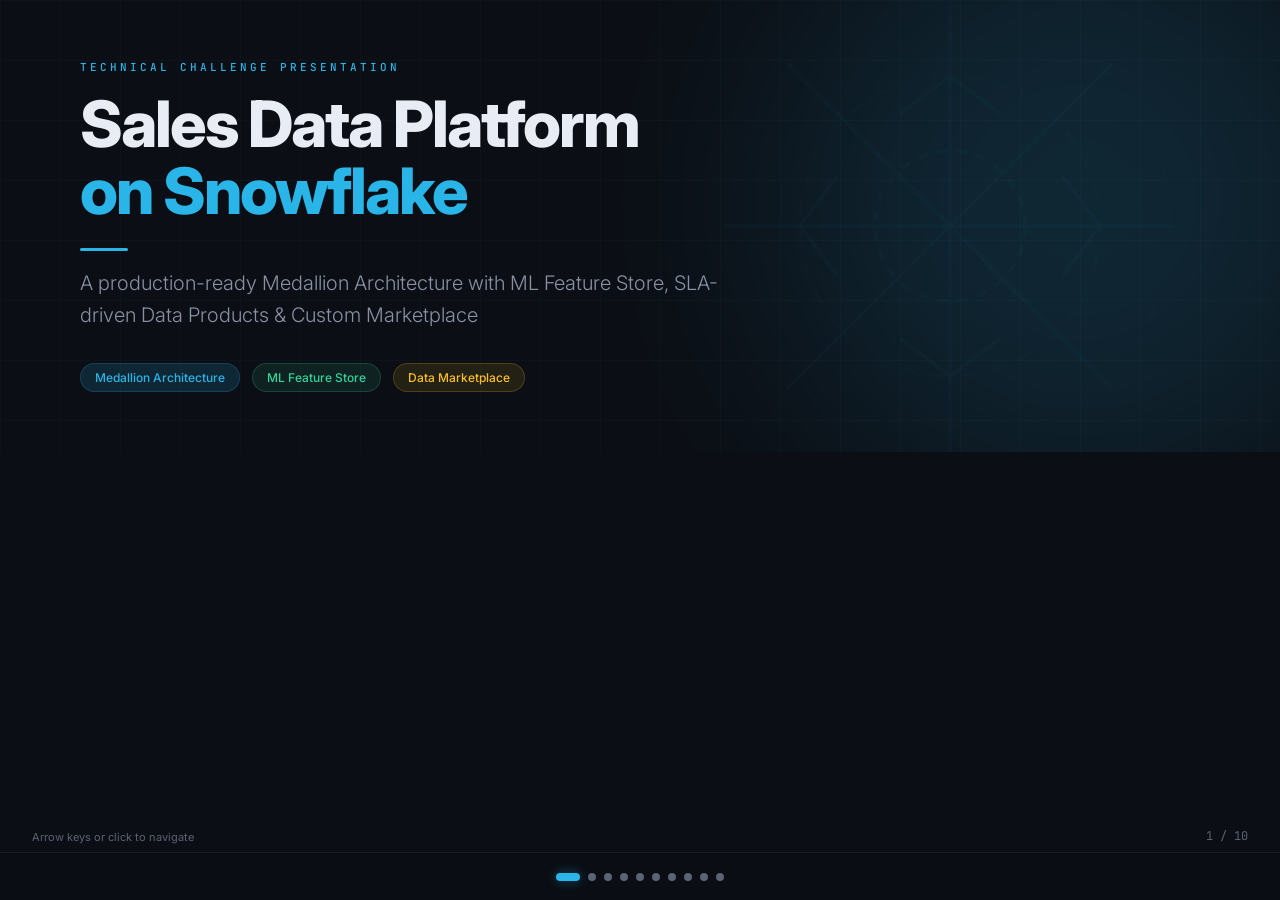
<file: snowflake-platform-deck.html>
<!DOCTYPE html>
<html lang="en">
<head>
<meta charset="UTF-8">
<meta name="viewport" content="width=device-width, initial-scale=1.0">
<title>Sales Data Platform on Snowflake</title>
<link href="https://fonts.googleapis.com/css2?family=Inter:wght@300;400;500;600;700;800;900&family=JetBrains+Mono:wght@400;500;600&display=swap" rel="stylesheet">
<style>
  :root {
    --snow-blue: #29B5E8;
    --snow-blue-dim: rgba(41, 181, 232, 0.15);
    --snow-blue-glow: rgba(41, 181, 232, 0.4);
    --bg-primary: #0B0E14;
    --bg-secondary: #111520;
    --bg-card: #151A26;
    --bg-card-hover: #1A2030;
    --text-primary: #E8ECF4;
    --text-secondary: #8892A4;
    --text-dim: #5A6374;
    --accent-green: #34D399;
    --accent-amber: #FBBF24;
    --accent-rose: #F472B6;
    --accent-violet: #A78BFA;
    --border-subtle: rgba(255,255,255,0.06);
    --border-accent: rgba(41, 181, 232, 0.25);
  }

  * { margin: 0; padding: 0; box-sizing: border-box; }

  body {
    font-family: 'Inter', -apple-system, sans-serif;
    background: var(--bg-primary);
    color: var(--text-primary);
    overflow: hidden;
    height: 100vh;
    width: 100vw;
  }

  /* ─── Slide Container ─── */
  .deck {
    width: 100vw;
    height: 100vh;
    position: relative;
  }

  .slide {
    position: absolute;
    inset: 0;
    display: none;
    flex-direction: column;
    padding: 60px 80px;
    overflow: hidden;
    opacity: 0;
    transition: opacity 0.5s ease;
  }

  .slide.active {
    display: flex;
    opacity: 1;
  }

  /* ─── Navigation ─── */
  .nav-bar {
    position: fixed;
    bottom: 0;
    left: 0;
    right: 0;
    height: 48px;
    display: flex;
    align-items: center;
    justify-content: center;
    gap: 8px;
    background: rgba(11, 14, 20, 0.9);
    backdrop-filter: blur(12px);
    border-top: 1px solid var(--border-subtle);
    z-index: 100;
    padding: 0 24px;
  }

  .nav-dot {
    width: 8px; height: 8px;
    border-radius: 50%;
    background: var(--text-dim);
    cursor: pointer;
    transition: all 0.3s ease;
    border: none;
    padding: 0;
  }

  .nav-dot.active {
    background: var(--snow-blue);
    width: 24px;
    border-radius: 4px;
    box-shadow: 0 0 12px var(--snow-blue-glow);
  }

  .nav-counter {
    position: fixed;
    bottom: 56px;
    right: 32px;
    font-family: 'JetBrains Mono', monospace;
    font-size: 12px;
    color: var(--text-dim);
    z-index: 100;
  }

  .nav-hint {
    position: fixed;
    bottom: 56px;
    left: 32px;
    font-size: 11px;
    color: var(--text-dim);
    z-index: 100;
  }

  /* ─── Typography ─── */
  .slide-label {
    font-family: 'JetBrains Mono', monospace;
    font-size: 11px;
    letter-spacing: 3px;
    text-transform: uppercase;
    color: var(--snow-blue);
    margin-bottom: 16px;
    font-weight: 500;
  }

  h1 {
    font-size: 64px;
    font-weight: 800;
    line-height: 1.05;
    letter-spacing: -2px;
  }

  h2 {
    font-size: 44px;
    font-weight: 700;
    line-height: 1.15;
    letter-spacing: -1px;
  }

  h3 {
    font-size: 22px;
    font-weight: 600;
    line-height: 1.3;
  }

  .subtitle {
    font-size: 20px;
    color: var(--text-secondary);
    font-weight: 300;
    line-height: 1.6;
    max-width: 640px;
  }

  .mono {
    font-family: 'JetBrains Mono', monospace;
  }

  .text-blue { color: var(--snow-blue); }
  .text-green { color: var(--accent-green); }
  .text-amber { color: var(--accent-amber); }
  .text-rose { color: var(--accent-rose); }
  .text-violet { color: var(--accent-violet); }
  .text-dim { color: var(--text-secondary); }

  /* ─── Cards ─── */
  .card {
    background: var(--bg-card);
    border: 1px solid var(--border-subtle);
    border-radius: 12px;
    padding: 28px;
    transition: all 0.3s ease;
  }

  .card:hover {
    border-color: var(--border-accent);
    background: var(--bg-card-hover);
  }

  .card-accent {
    border-left: 3px solid var(--snow-blue);
  }

  /* ─── Grid Layouts ─── */
  .grid-2 { display: grid; grid-template-columns: 1fr 1fr; gap: 24px; }
  .grid-3 { display: grid; grid-template-columns: 1fr 1fr 1fr; gap: 24px; }
  .grid-4 { display: grid; grid-template-columns: 1fr 1fr 1fr 1fr; gap: 20px; }
  .flex-col { display: flex; flex-direction: column; }
  .flex-row { display: flex; flex-direction: row; }
  .gap-sm { gap: 12px; }
  .gap-md { gap: 20px; }
  .gap-lg { gap: 32px; }
  .flex-1 { flex: 1; }

  /* ─── Badges ─── */
  .badge {
    display: inline-flex;
    align-items: center;
    gap: 6px;
    padding: 6px 14px;
    border-radius: 20px;
    font-size: 12px;
    font-weight: 500;
    background: var(--snow-blue-dim);
    color: var(--snow-blue);
    border: 1px solid rgba(41, 181, 232, 0.2);
  }

  .badge-green { background: rgba(52, 211, 153, 0.1); color: var(--accent-green); border-color: rgba(52, 211, 153, 0.2); }
  .badge-amber { background: rgba(251, 191, 36, 0.1); color: var(--accent-amber); border-color: rgba(251, 191, 36, 0.2); }
  .badge-rose { background: rgba(244, 114, 182, 0.1); color: var(--accent-rose); border-color: rgba(244, 114, 182, 0.2); }
  .badge-violet { background: rgba(167, 139, 250, 0.1); color: var(--accent-violet); border-color: rgba(167, 139, 250, 0.2); }

  /* ─── Stat Block ─── */
  .stat-value {
    font-size: 48px;
    font-weight: 800;
    color: var(--snow-blue);
    line-height: 1;
    font-family: 'JetBrains Mono', monospace;
  }

  .stat-label {
    font-size: 13px;
    color: var(--text-secondary);
    margin-top: 6px;
    font-weight: 400;
  }

  /* ─── Decorative ─── */
  .glow-orb {
    position: absolute;
    border-radius: 50%;
    filter: blur(120px);
    opacity: 0.15;
    pointer-events: none;
  }

  .grid-bg {
    position: absolute;
    inset: 0;
    background-image:
      linear-gradient(rgba(41, 181, 232, 0.03) 1px, transparent 1px),
      linear-gradient(90deg, rgba(41, 181, 232, 0.03) 1px, transparent 1px);
    background-size: 60px 60px;
    pointer-events: none;
  }

  .line-accent {
    width: 48px;
    height: 3px;
    background: var(--snow-blue);
    border-radius: 2px;
    margin: 16px 0;
  }

  /* ─── Flow Diagram ─── */
  .flow-container {
    display: flex;
    align-items: center;
    gap: 0;
    padding: 20px 0;
  }

  .flow-node {
    display: flex;
    flex-direction: column;
    align-items: center;
    gap: 8px;
    min-width: 140px;
  }

  .flow-box {
    padding: 16px 24px;
    border-radius: 10px;
    font-weight: 600;
    font-size: 14px;
    text-align: center;
    border: 1px solid;
    position: relative;
    min-width: 140px;
  }

  .flow-arrow {
    display: flex;
    align-items: center;
    color: var(--text-dim);
    font-size: 20px;
    padding: 0 8px;
    flex-shrink: 0;
  }

  .flow-arrow svg {
    width: 40px;
    height: 20px;
  }

  .flow-sub {
    font-size: 11px;
    color: var(--text-secondary);
    font-family: 'JetBrains Mono', monospace;
  }

  /* ─── SLA Bar ─── */
  .sla-bar {
    height: 4px;
    border-radius: 2px;
    background: var(--bg-primary);
    overflow: hidden;
    margin-top: 8px;
  }

  .sla-fill {
    height: 100%;
    border-radius: 2px;
    transition: width 1s ease;
  }

  /* ─── Gate Graphic ─── */
  .gate {
    display: flex;
    align-items: center;
    gap: 12px;
    padding: 12px 16px;
    border-radius: 8px;
    background: var(--bg-card);
    border: 1px solid var(--border-subtle);
    font-size: 13px;
  }

  .gate-icon {
    width: 28px;
    height: 28px;
    border-radius: 6px;
    display: flex;
    align-items: center;
    justify-content: center;
    font-size: 14px;
    font-weight: 700;
    flex-shrink: 0;
    background: rgba(52, 211, 153, 0.15);
    color: var(--accent-green);
    border: 1px solid rgba(52, 211, 153, 0.25);
  }

  /* ─── Slide-specific ─── */

  /* Title slide */
  .slide-title {
    justify-content: center;
    align-items: flex-start;
    position: relative;
  }

  .slide-title .glow-orb {
    width: 600px; height: 600px;
    background: var(--snow-blue);
    right: -100px; top: -100px;
  }

  .snowflake-svg {
    position: absolute;
    right: 80px;
    top: 50%;
    transform: translateY(-50%);
    opacity: 0.06;
    width: 500px;
    height: 500px;
  }

  /* Feature list */
  .feature-item {
    display: flex;
    align-items: flex-start;
    gap: 14px;
    padding: 14px 0;
    border-bottom: 1px solid var(--border-subtle);
  }

  .feature-item:last-child { border-bottom: none; }

  .feature-icon {
    width: 36px;
    height: 36px;
    border-radius: 8px;
    display: flex;
    align-items: center;
    justify-content: center;
    flex-shrink: 0;
    font-size: 16px;
  }

  /* Product cards */
  .product-card {
    position: relative;
    overflow: hidden;
  }

  .product-card::before {
    content: '';
    position: absolute;
    top: 0;
    left: 0;
    right: 0;
    height: 3px;
  }

  .product-1::before { background: var(--snow-blue); }
  .product-2::before { background: var(--accent-amber); }
  .product-3::before { background: var(--accent-green); }

  .refresh-badge {
    display: inline-flex;
    align-items: center;
    gap: 4px;
    font-size: 11px;
    padding: 3px 10px;
    border-radius: 12px;
    font-family: 'JetBrains Mono', monospace;
  }

  /* Numbers grid */
  .number-card {
    text-align: center;
    padding: 24px 16px;
  }

  /* UI mockup */
  .ui-mockup {
    background: var(--bg-card);
    border: 1px solid var(--border-subtle);
    border-radius: 12px;
    overflow: hidden;
  }

  .ui-titlebar {
    display: flex;
    align-items: center;
    gap: 8px;
    padding: 12px 16px;
    background: rgba(0,0,0,0.3);
    border-bottom: 1px solid var(--border-subtle);
  }

  .ui-dot {
    width: 10px;
    height: 10px;
    border-radius: 50%;
  }

  .ui-body { padding: 20px; }

  .ui-card-row {
    display: grid;
    grid-template-columns: 1fr 1fr 1fr;
    gap: 12px;
    margin-bottom: 12px;
  }

  .ui-mini-card {
    background: var(--bg-primary);
    border: 1px solid var(--border-subtle);
    border-radius: 8px;
    padding: 14px;
  }

  .ui-search {
    background: var(--bg-primary);
    border: 1px solid var(--border-subtle);
    border-radius: 8px;
    padding: 10px 16px;
    margin-bottom: 12px;
    display: flex;
    align-items: center;
    gap: 8px;
    color: var(--text-dim);
    font-size: 13px;
  }

  /* ─── Animations ─── */
  @keyframes fadeUp {
    from { opacity: 0; transform: translateY(20px); }
    to { opacity: 1; transform: translateY(0); }
  }

  .slide.active .anim {
    animation: fadeUp 0.6s ease forwards;
    opacity: 0;
  }

  .slide.active .anim-d1 { animation-delay: 0.1s; }
  .slide.active .anim-d2 { animation-delay: 0.2s; }
  .slide.active .anim-d3 { animation-delay: 0.3s; }
  .slide.active .anim-d4 { animation-delay: 0.4s; }
  .slide.active .anim-d5 { animation-delay: 0.5s; }
  .slide.active .anim-d6 { animation-delay: 0.6s; }
  .slide.active .anim-d7 { animation-delay: 0.7s; }
  .slide.active .anim-d8 { animation-delay: 0.8s; }

  @keyframes pulse-glow {
    0%, 100% { opacity: 0.12; }
    50% { opacity: 0.22; }
  }

  .pulse { animation: pulse-glow 4s ease-in-out infinite; }

  /* ─── Print / Export ─── */
  @media print {
    .nav-bar, .nav-counter, .nav-hint { display: none; }
    .slide { position: relative; display: flex !important; opacity: 1 !important; page-break-after: always; height: 100vh; }
  }
</style>
</head>
<body>
<div class="deck" id="deck">

  <!-- ══════════════════════════════════════════════
       SLIDE 1 — TITLE
       Composition: Left-heavy with decorative right
       ══════════════════════════════════════════════ -->
  <div class="slide slide-title active" id="slide-1">
    <div class="grid-bg"></div>
    <div class="glow-orb pulse"></div>
    <!-- Decorative snowflake -->
    <svg class="snowflake-svg" viewBox="0 0 200 200" fill="none">
      <g stroke="rgba(41,181,232,0.5)" stroke-width="1.5">
        <line x1="100" y1="10" x2="100" y2="190"/>
        <line x1="10" y1="100" x2="190" y2="100"/>
        <line x1="35" y1="35" x2="165" y2="165"/>
        <line x1="165" y1="35" x2="35" y2="165"/>
        <circle cx="100" cy="100" r="30" stroke-dasharray="4 4"/>
        <circle cx="100" cy="100" r="60" stroke-dasharray="6 6" opacity="0.5"/>
        <circle cx="100" cy="100" r="88" stroke-dasharray="8 8" opacity="0.3"/>
        <!-- Branch details -->
        <line x1="100" y1="40" x2="80" y2="55"/><line x1="100" y1="40" x2="120" y2="55"/>
        <line x1="100" y1="160" x2="80" y2="145"/><line x1="100" y1="160" x2="120" y2="145"/>
        <line x1="40" y1="100" x2="55" y2="80"/><line x1="40" y1="100" x2="55" y2="120"/>
        <line x1="160" y1="100" x2="145" y2="80"/><line x1="160" y1="100" x2="145" y2="120"/>
      </g>
    </svg>

    <div style="max-width: 720px; z-index: 1;">
      <div class="slide-label anim anim-d1">Technical Challenge Presentation</div>
      <h1 class="anim anim-d2" style="margin-bottom: 24px;">
        Sales Data Platform<br>
        <span class="text-blue">on Snowflake</span>
      </h1>
      <div class="line-accent anim anim-d3"></div>
      <p class="subtitle anim anim-d4">
        A production-ready Medallion Architecture with ML Feature Store, SLA-driven Data Products & Custom Marketplace
      </p>
      <div style="display: flex; gap: 12px; margin-top: 32px;" class="anim anim-d5">
        <span class="badge">Medallion Architecture</span>
        <span class="badge badge-green">ML Feature Store</span>
        <span class="badge badge-amber">Data Marketplace</span>
      </div>
    </div>
  </div>

  <!-- ══════════════════════════════════════════════
       SLIDE 2 — CHALLENGE OVERVIEW
       Composition: Split — left text, right structured
       ══════════════════════════════════════════════ -->
  <div class="slide" id="slide-2">
    <div class="grid-bg"></div>
    <div class="glow-orb pulse" style="width:400px;height:400px;background:var(--accent-violet);left:-150px;bottom:-100px;"></div>

    <div class="slide-label anim anim-d1">The Brief</div>
    <h2 class="anim anim-d2" style="margin-bottom: 8px;">5-Day Technical Challenge</h2>
    <p class="text-dim anim anim-d3" style="font-size:15px; margin-bottom:36px;">Design, build & present a production-ready Data Platform on Snowflake</p>

    <div class="grid-2 flex-1 anim anim-d4" style="align-items: start;">
      <!-- Left column -->
      <div class="flex-col gap-md">
        <div class="card card-accent">
          <div style="font-size:12px; color:var(--snow-blue); font-weight:600; text-transform:uppercase; letter-spacing:1px; margin-bottom:12px;">Functional Domain</div>
          <h3 style="margin-bottom:8px;">Sales Analytics</h3>
          <p style="font-size:14px; color:var(--text-secondary);">Using TPC-H as the canonical source baseline — a well-understood, standardized dataset representing a sales & distribution business.</p>
        </div>
        <div class="card card-accent">
          <div style="font-size:12px; color:var(--snow-blue); font-weight:600; text-transform:uppercase; letter-spacing:1px; margin-bottom:12px;">Presentation Format</div>
          <div style="display:flex; gap:24px; margin-top:8px;">
            <div>
              <div class="mono text-blue" style="font-size:28px; font-weight:700;">15<span style="font-size:14px;">min</span></div>
              <div style="font-size:12px; color:var(--text-secondary);">Technical Demo</div>
            </div>
            <div>
              <div class="mono text-amber" style="font-size:28px; font-weight:700;">15<span style="font-size:14px;">min</span></div>
              <div style="font-size:12px; color:var(--text-secondary);">Business Pitch</div>
            </div>
            <div>
              <div class="mono text-violet" style="font-size:28px; font-weight:700;">30<span style="font-size:14px;">min</span></div>
              <div style="font-size:12px; color:var(--text-secondary);">Q&A</div>
            </div>
          </div>
        </div>
      </div>
      <!-- Right column — deliverables -->
      <div class="flex-col gap-sm">
        <div style="font-size:12px; color:var(--text-dim); text-transform:uppercase; letter-spacing:2px; font-weight:600; margin-bottom:4px;">Deliverables</div>
        <div class="card" style="padding:16px 20px; display:flex; align-items:center; gap:12px;">
          <svg width="20" height="20" viewBox="0 0 20 20" fill="none"><rect x="2" y="2" width="16" height="16" rx="3" stroke="var(--accent-green)" stroke-width="1.5"/><path d="M6 10l3 3 5-6" stroke="var(--accent-green)" stroke-width="1.5" stroke-linecap="round" stroke-linejoin="round"/></svg>
          <span style="font-size:14px;">Working Snowflake environment</span>
        </div>
        <div class="card" style="padding:16px 20px; display:flex; align-items:center; gap:12px;">
          <svg width="20" height="20" viewBox="0 0 20 20" fill="none"><rect x="2" y="2" width="16" height="16" rx="3" stroke="var(--accent-green)" stroke-width="1.5"/><path d="M6 10l3 3 5-6" stroke="var(--accent-green)" stroke-width="1.5" stroke-linecap="round" stroke-linejoin="round"/></svg>
          <span style="font-size:14px;">Full code repository</span>
        </div>
        <div class="card" style="padding:16px 20px; display:flex; align-items:center; gap:12px;">
          <svg width="20" height="20" viewBox="0 0 20 20" fill="none"><rect x="2" y="2" width="16" height="16" rx="3" stroke="var(--accent-green)" stroke-width="1.5"/><path d="M6 10l3 3 5-6" stroke="var(--accent-green)" stroke-width="1.5" stroke-linecap="round" stroke-linejoin="round"/></svg>
          <span style="font-size:14px;">Architecture diagrams</span>
        </div>
        <div class="card" style="padding:16px 20px; display:flex; align-items:center; gap:12px;">
          <svg width="20" height="20" viewBox="0 0 20 20" fill="none"><rect x="2" y="2" width="16" height="16" rx="3" stroke="var(--accent-green)" stroke-width="1.5"/><path d="M6 10l3 3 5-6" stroke="var(--accent-green)" stroke-width="1.5" stroke-linecap="round" stroke-linejoin="round"/></svg>
          <span style="font-size:14px;">3 SLA-driven data products</span>
        </div>
        <div class="card" style="padding:16px 20px; display:flex; align-items:center; gap:12px;">
          <svg width="20" height="20" viewBox="0 0 20 20" fill="none"><rect x="2" y="2" width="16" height="16" rx="3" stroke="var(--accent-green)" stroke-width="1.5"/><path d="M6 10l3 3 5-6" stroke="var(--accent-green)" stroke-width="1.5" stroke-linecap="round" stroke-linejoin="round"/></svg>
          <span style="font-size:14px;">Marketplace listing</span>
        </div>
        <div class="card" style="padding:16px 20px; display:flex; align-items:center; gap:12px;">
          <svg width="20" height="20" viewBox="0 0 20 20" fill="none"><rect x="2" y="2" width="16" height="16" rx="3" stroke="var(--accent-green)" stroke-width="1.5"/><path d="M6 10l3 3 5-6" stroke="var(--accent-green)" stroke-width="1.5" stroke-linecap="round" stroke-linejoin="round"/></svg>
          <span style="font-size:14px;">Custom Marketplace UI</span>
        </div>
      </div>
    </div>
  </div>

  <!-- ══════════════════════════════════════════════
       SLIDE 3 — ARCHITECTURE
       Composition: Full-bleed diagram
       ══════════════════════════════════════════════ -->
  <div class="slide" id="slide-3">
    <div class="grid-bg"></div>
    <div class="glow-orb pulse" style="width:500px;height:500px;background:var(--snow-blue);left:50%;top:50%;transform:translate(-50%,-50%);"></div>

    <div class="slide-label anim anim-d1">Architecture</div>
    <h2 class="anim anim-d2" style="margin-bottom:32px;">Medallion Architecture</h2>

    <!-- Flow Diagram -->
    <div class="anim anim-d3" style="display:flex; align-items:center; justify-content:center; gap:0; flex-wrap:nowrap; margin-bottom:32px;">
      <!-- TPC-H Source -->
      <div class="flow-node">
        <div class="flow-box" style="background:rgba(167,139,250,0.1); border-color:rgba(167,139,250,0.3); color:var(--accent-violet);">
          <div style="font-size:10px; opacity:0.7; margin-bottom:2px;">SOURCE</div>
          TPC-H
        </div>
        <div class="flow-sub">Canonical baseline</div>
      </div>

      <div class="flow-arrow">
        <svg viewBox="0 0 40 20"><path d="M0 10 L30 10 M25 5 L32 10 L25 15" stroke="var(--text-dim)" stroke-width="1.5" fill="none"/></svg>
      </div>

      <!-- Landing -->
      <div class="flow-node">
        <div class="flow-box" style="background:rgba(255,255,255,0.04); border-color:var(--border-subtle); color:var(--text-secondary);">
          <div style="font-size:10px; opacity:0.7; margin-bottom:2px;">LANDING</div>
          Raw Tables
        </div>
        <div class="flow-sub">6 source tables</div>
      </div>

      <div class="flow-arrow">
        <svg viewBox="0 0 40 20"><path d="M0 10 L30 10 M25 5 L32 10 L25 15" stroke="var(--text-dim)" stroke-width="1.5" fill="none"/></svg>
      </div>

      <!-- Bronze -->
      <div class="flow-node">
        <div class="flow-box" style="background:rgba(205,127,50,0.1); border-color:rgba(205,127,50,0.3); color:#CD7F32;">
          <div style="font-size:10px; opacity:0.7; margin-bottom:2px;">BRONZE</div>
          Ingestion
        </div>
        <div class="flow-sub">+ metadata columns</div>
      </div>

      <div class="flow-arrow">
        <svg viewBox="0 0 40 20"><path d="M0 10 L30 10 M25 5 L32 10 L25 15" stroke="var(--text-dim)" stroke-width="1.5" fill="none"/></svg>
      </div>

      <!-- Silver -->
      <div class="flow-node">
        <div class="flow-box" style="background:rgba(192,192,192,0.08); border-color:rgba(192,192,192,0.25); color:#C0C0C0;">
          <div style="font-size:10px; opacity:0.7; margin-bottom:2px;">SILVER</div>
          Cleansed
        </div>
        <div class="flow-sub">DAMA 6 quality</div>
      </div>

      <div class="flow-arrow">
        <svg viewBox="0 0 40 20"><path d="M0 10 L30 10 M25 5 L32 10 L25 15" stroke="var(--text-dim)" stroke-width="1.5" fill="none"/></svg>
      </div>

      <!-- Gold -->
      <div class="flow-node">
        <div class="flow-box" style="background:rgba(251,191,36,0.1); border-color:rgba(251,191,36,0.3); color:var(--accent-amber);">
          <div style="font-size:10px; opacity:0.7; margin-bottom:2px;">GOLD</div>
          Dimensional
        </div>
        <div class="flow-sub">Star schema</div>
      </div>

      <div class="flow-arrow">
        <svg viewBox="0 0 40 20"><path d="M0 10 L30 10 M25 5 L32 10 L25 15" stroke="var(--text-dim)" stroke-width="1.5" fill="none"/></svg>
      </div>

      <!-- Consumption -->
      <div class="flow-node">
        <div class="flow-box" style="background:rgba(41,181,232,0.1); border-color:rgba(41,181,232,0.3); color:var(--snow-blue);">
          <div style="font-size:10px; opacity:0.7; margin-bottom:2px;">CONSUME</div>
          Products
        </div>
        <div class="flow-sub">BI / ML / AI</div>
      </div>
    </div>

    <!-- Platform services row -->
    <div class="anim anim-d4" style="margin-top:8px;">
      <div style="font-size:11px; text-transform:uppercase; letter-spacing:2px; color:var(--text-dim); margin-bottom:16px; font-weight:600;">Platform Services</div>
      <div class="grid-4">
        <div class="card" style="padding:16px; text-align:center;">
          <svg width="28" height="28" viewBox="0 0 28 28" fill="none" style="margin-bottom:8px;">
            <path d="M4 8h20M4 14h20M4 20h20" stroke="var(--snow-blue)" stroke-width="1.5" stroke-linecap="round"/>
            <circle cx="22" cy="8" r="2" fill="var(--accent-green)"/>
          </svg>
          <div style="font-size:13px; font-weight:600;">Streams</div>
          <div style="font-size:11px; color:var(--text-dim); margin-top:4px;">Change Data Capture</div>
        </div>
        <div class="card" style="padding:16px; text-align:center;">
          <svg width="28" height="28" viewBox="0 0 28 28" fill="none" style="margin-bottom:8px;">
            <rect x="4" y="4" width="20" height="20" rx="4" stroke="var(--snow-blue)" stroke-width="1.5"/>
            <path d="M10 14h8M14 10v8" stroke="var(--snow-blue)" stroke-width="1.5" stroke-linecap="round"/>
          </svg>
          <div style="font-size:13px; font-weight:600;">Dynamic Tables</div>
          <div style="font-size:11px; color:var(--text-dim); margin-top:4px;">Incremental Processing</div>
        </div>
        <div class="card" style="padding:16px; text-align:center;">
          <svg width="28" height="28" viewBox="0 0 28 28" fill="none" style="margin-bottom:8px;">
            <circle cx="14" cy="14" r="10" stroke="var(--snow-blue)" stroke-width="1.5"/>
            <path d="M14 8v6l4 4" stroke="var(--snow-blue)" stroke-width="1.5" stroke-linecap="round" stroke-linejoin="round"/>
          </svg>
          <div style="font-size:13px; font-weight:600;">Tasks</div>
          <div style="font-size:11px; color:var(--text-dim); margin-top:4px;">Orchestration</div>
        </div>
        <div class="card" style="padding:16px; text-align:center;">
          <svg width="28" height="28" viewBox="0 0 28 28" fill="none" style="margin-bottom:8px;">
            <path d="M6 20L12 8L18 16L24 6" stroke="var(--snow-blue)" stroke-width="1.5" stroke-linecap="round" stroke-linejoin="round"/>
            <circle cx="12" cy="8" r="2" fill="var(--accent-amber)"/>
          </svg>
          <div style="font-size:13px; font-weight:600;">Snowpark</div>
          <div style="font-size:11px; color:var(--text-dim); margin-top:4px;">Python Transforms</div>
        </div>
      </div>
    </div>

    <!-- Gold model detail -->
    <div class="anim anim-d5" style="margin-top:24px;">
      <div style="font-size:11px; text-transform:uppercase; letter-spacing:2px; color:var(--text-dim); margin-bottom:12px; font-weight:600;">Gold Dimensional Model</div>
      <div style="display:flex; gap:10px; flex-wrap:wrap;">
        <span class="badge badge-amber" style="font-size:11px;">fact_orders</span>
        <span class="badge" style="font-size:11px;">dim_customers</span>
        <span class="badge" style="font-size:11px;">dim_products</span>
        <span class="badge" style="font-size:11px;">dim_dates</span>
        <span class="badge" style="font-size:11px;">dim_sales_reps</span>
        <span class="badge badge-violet" style="font-size:11px;">consumption marts</span>
      </div>
    </div>
  </div>

  <!-- ══════════════════════════════════════════════
       SLIDE 4 — SNOWFLAKE FEATURES
       Composition: Centered grid of feature cards
       ══════════════════════════════════════════════ -->
  <div class="slide" id="slide-4">
    <div class="grid-bg"></div>
    <div class="glow-orb pulse" style="width:400px;height:400px;background:var(--accent-green);right:-100px;top:-100px;"></div>

    <div class="slide-label anim anim-d1">Platform Capabilities</div>
    <h2 class="anim anim-d2" style="margin-bottom:36px;">Snowflake Features Demonstrated</h2>

    <div class="grid-2 flex-1 anim anim-d3" style="align-content:start;">
      <div class="flex-col gap-sm">
        <div class="feature-item">
          <div class="feature-icon" style="background:rgba(41,181,232,0.15);">
            <svg width="18" height="18" viewBox="0 0 18 18" fill="none"><rect x="2" y="2" width="14" height="14" rx="3" stroke="var(--snow-blue)" stroke-width="1.5"/><path d="M6 9h6M9 6v6" stroke="var(--snow-blue)" stroke-width="1.5" stroke-linecap="round"/></svg>
          </div>
          <div>
            <div style="font-weight:600; font-size:14px;">Dynamic Tables</div>
            <div style="font-size:12px; color:var(--text-secondary); margin-top:2px;">Declarative incremental Silver-layer transformations with automatic dependency tracking</div>
          </div>
        </div>
        <div class="feature-item">
          <div class="feature-icon" style="background:rgba(52,211,153,0.15);">
            <svg width="18" height="18" viewBox="0 0 18 18" fill="none"><path d="M3 6h12M3 9h12M3 12h12" stroke="var(--accent-green)" stroke-width="1.5" stroke-linecap="round"/><circle cx="14" cy="6" r="1.5" fill="var(--accent-green)"/></svg>
          </div>
          <div>
            <div style="font-weight:600; font-size:14px;">Streams</div>
            <div style="font-size:12px; color:var(--text-secondary); margin-top:2px;">Change Data Capture for real-time awareness of source mutations</div>
          </div>
        </div>
        <div class="feature-item">
          <div class="feature-icon" style="background:rgba(251,191,36,0.15);">
            <svg width="18" height="18" viewBox="0 0 18 18" fill="none"><circle cx="9" cy="9" r="7" stroke="var(--accent-amber)" stroke-width="1.5"/><path d="M9 5v4l3 3" stroke="var(--accent-amber)" stroke-width="1.5" stroke-linecap="round"/></svg>
          </div>
          <div>
            <div style="font-weight:600; font-size:14px;">Tasks</div>
            <div style="font-size:12px; color:var(--text-secondary); margin-top:2px;">Cron-based scheduling & DAG orchestration for data product refreshes</div>
          </div>
        </div>
        <div class="feature-item">
          <div class="feature-icon" style="background:rgba(167,139,250,0.15);">
            <svg width="18" height="18" viewBox="0 0 18 18" fill="none"><path d="M4 14L8 4L12 10L16 2" stroke="var(--accent-violet)" stroke-width="1.5" stroke-linecap="round" stroke-linejoin="round"/></svg>
          </div>
          <div>
            <div style="font-weight:600; font-size:14px;">Snowpark (Python)</div>
            <div style="font-size:12px; color:var(--text-secondary); margin-top:2px;">Complex transformations where SQL falls short — ML feature engineering in Python</div>
          </div>
        </div>
      </div>

      <div class="flex-col gap-sm">
        <div class="feature-item">
          <div class="feature-icon" style="background:rgba(244,114,182,0.15);">
            <svg width="18" height="18" viewBox="0 0 18 18" fill="none"><rect x="2" y="7" width="4" height="8" rx="1" stroke="var(--accent-rose)" stroke-width="1.2"/><rect x="7" y="4" width="4" height="11" rx="1" stroke="var(--accent-rose)" stroke-width="1.2"/><rect x="12" y="2" width="4" height="13" rx="1" stroke="var(--accent-rose)" stroke-width="1.2"/></svg>
          </div>
          <div>
            <div style="font-weight:600; font-size:14px;">Clustering & Search Optimization</div>
            <div style="font-size:12px; color:var(--text-secondary); margin-top:2px;">Performance tuning for large scan patterns on Gold-layer fact tables</div>
          </div>
        </div>
        <div class="feature-item">
          <div class="feature-icon" style="background:rgba(41,181,232,0.15);">
            <svg width="18" height="18" viewBox="0 0 18 18" fill="none"><rect x="2" y="2" width="6" height="6" rx="2" stroke="var(--snow-blue)" stroke-width="1.2"/><rect x="10" y="2" width="6" height="6" rx="2" stroke="var(--snow-blue)" stroke-width="1.2"/><rect x="6" y="10" width="6" height="6" rx="2" stroke="var(--snow-blue)" stroke-width="1.2"/></svg>
          </div>
          <div>
            <div style="font-weight:600; font-size:14px;">Data Marketplace</div>
            <div style="font-size:12px; color:var(--text-secondary); margin-top:2px;">Published listing with consumer discovery, subscription & install flow</div>
          </div>
        </div>
        <div class="feature-item">
          <div class="feature-icon" style="background:rgba(52,211,153,0.15);">
            <svg width="18" height="18" viewBox="0 0 18 18" fill="none"><circle cx="9" cy="6" r="3" stroke="var(--accent-green)" stroke-width="1.2"/><path d="M3 16c0-3.3 2.7-6 6-6s6 2.7 6 6" stroke="var(--accent-green)" stroke-width="1.2"/></svg>
          </div>
          <div>
            <div style="font-weight:600; font-size:14px;">Role-Based Access Control</div>
            <div style="font-size:12px; color:var(--text-secondary); margin-top:2px;">SALES_ANALYSTS, FINANCE, MARKETING — scoped access per data product</div>
          </div>
        </div>
      </div>
    </div>
  </div>

  <!-- ══════════════════════════════════════════════
       SLIDE 5 — DATA PRODUCTS
       Composition: Three equal cards
       ══════════════════════════════════════════════ -->
  <div class="slide" id="slide-5">
    <div class="grid-bg"></div>
    <div class="glow-orb pulse" style="width:400px;height:400px;background:var(--accent-amber);right:100px;bottom:-100px;"></div>

    <div class="slide-label anim anim-d1">Data Products</div>
    <h2 class="anim anim-d2" style="margin-bottom:8px;">3 Curated Products with SLA Enforcement</h2>
    <p class="text-dim anim anim-d3" style="font-size:14px; margin-bottom:28px;">Each product has freshness, latency, completeness, accuracy & availability targets with pre-refresh quality gates</p>

    <div class="grid-3 flex-1 anim anim-d4" style="align-items:start;">
      <!-- Product 1 -->
      <div class="card product-card product-1" style="padding:24px;">
        <div style="display:flex; justify-content:space-between; align-items:start; margin-bottom:16px;">
          <div class="refresh-badge" style="background:rgba(41,181,232,0.1); color:var(--snow-blue); border:1px solid rgba(41,181,232,0.2);">
            <svg width="12" height="12" viewBox="0 0 12 12" fill="none"><circle cx="6" cy="6" r="4" stroke="currentColor" stroke-width="1.2"/><path d="M6 4v2l1.5 1" stroke="currentColor" stroke-width="1.2" stroke-linecap="round"/></svg>
            Daily · 9AM ET
          </div>
        </div>
        <h3 style="font-size:18px; margin-bottom:8px; color:var(--snow-blue);">Sales Rep Performance</h3>
        <p style="font-size:13px; color:var(--text-secondary); line-height:1.5; margin-bottom:16px;">Monthly quota attainment, revenue metrics, and customer engagement by rep</p>
        <div style="font-size:11px; text-transform:uppercase; letter-spacing:1px; color:var(--text-dim); margin-bottom:8px; font-weight:600;">Audience</div>
        <div style="display:flex; gap:6px; flex-wrap:wrap; margin-bottom:16px;">
          <span style="font-size:11px; padding:3px 8px; border-radius:4px; background:rgba(255,255,255,0.05); color:var(--text-secondary);">Sales Managers</span>
          <span style="font-size:11px; padding:3px 8px; border-radius:4px; background:rgba(255,255,255,0.05); color:var(--text-secondary);">Leadership</span>
          <span style="font-size:11px; padding:3px 8px; border-radius:4px; background:rgba(255,255,255,0.05); color:var(--text-secondary);">Sales Ops</span>
        </div>
        <div style="font-size:11px; color:var(--text-dim); margin-bottom:6px;">SLA Compliance</div>
        <div class="sla-bar"><div class="sla-fill" style="width:96%; background:var(--accent-green);"></div></div>
        <div style="font-size:10px; color:var(--accent-green); text-align:right; margin-top:4px; font-family:'JetBrains Mono',monospace;">96%</div>
      </div>

      <!-- Product 2 -->
      <div class="card product-card product-2" style="padding:24px;">
        <div style="display:flex; justify-content:space-between; align-items:start; margin-bottom:16px;">
          <div class="refresh-badge" style="background:rgba(251,191,36,0.1); color:var(--accent-amber); border:1px solid rgba(251,191,36,0.2);">
            <svg width="12" height="12" viewBox="0 0 12 12" fill="none"><circle cx="6" cy="6" r="4" stroke="currentColor" stroke-width="1.2"/><path d="M6 4v2l1.5 1" stroke="currentColor" stroke-width="1.2" stroke-linecap="round"/></svg>
            Monthly
          </div>
        </div>
        <h3 style="font-size:18px; margin-bottom:8px; color:var(--accent-amber);">Revenue Forecast</h3>
        <p style="font-size:13px; color:var(--text-secondary); line-height:1.5; margin-bottom:16px;">12-month customer revenue projections with conservative & optimistic scenarios</p>
        <div style="font-size:11px; text-transform:uppercase; letter-spacing:1px; color:var(--text-dim); margin-bottom:8px; font-weight:600;">Audience</div>
        <div style="display:flex; gap:6px; flex-wrap:wrap; margin-bottom:16px;">
          <span style="font-size:11px; padding:3px 8px; border-radius:4px; background:rgba(255,255,255,0.05); color:var(--text-secondary);">Finance</span>
          <span style="font-size:11px; padding:3px 8px; border-radius:4px; background:rgba(255,255,255,0.05); color:var(--text-secondary);">CFO</span>
          <span style="font-size:11px; padding:3px 8px; border-radius:4px; background:rgba(255,255,255,0.05); color:var(--text-secondary);">Strategic Planning</span>
        </div>
        <div style="font-size:11px; color:var(--text-dim); margin-bottom:6px;">SLA Compliance</div>
        <div class="sla-bar"><div class="sla-fill" style="width:99%; background:var(--accent-green);"></div></div>
        <div style="font-size:10px; color:var(--accent-green); text-align:right; margin-top:4px; font-family:'JetBrains Mono',monospace;">99%</div>
      </div>

      <!-- Product 3 -->
      <div class="card product-card product-3" style="padding:24px;">
        <div style="display:flex; justify-content:space-between; align-items:start; margin-bottom:16px;">
          <div class="refresh-badge" style="background:rgba(52,211,153,0.1); color:var(--accent-green); border:1px solid rgba(52,211,153,0.2);">
            <svg width="12" height="12" viewBox="0 0 12 12" fill="none"><circle cx="6" cy="6" r="4" stroke="currentColor" stroke-width="1.2"/><path d="M6 4v2l1.5 1" stroke="currentColor" stroke-width="1.2" stroke-linecap="round"/></svg>
            Weekly
          </div>
        </div>
        <h3 style="font-size:18px; margin-bottom:8px; color:var(--accent-green);">Cohort Analysis</h3>
        <p style="font-size:13px; color:var(--text-secondary); line-height:1.5; margin-bottom:16px;">Customer acquisition cohort retention and lifetime value by month</p>
        <div style="font-size:11px; text-transform:uppercase; letter-spacing:1px; color:var(--text-dim); margin-bottom:8px; font-weight:600;">Audience</div>
        <div style="display:flex; gap:6px; flex-wrap:wrap; margin-bottom:16px;">
          <span style="font-size:11px; padding:3px 8px; border-radius:4px; background:rgba(255,255,255,0.05); color:var(--text-secondary);">Marketing</span>
          <span style="font-size:11px; padding:3px 8px; border-radius:4px; background:rgba(255,255,255,0.05); color:var(--text-secondary);">Product</span>
          <span style="font-size:11px; padding:3px 8px; border-radius:4px; background:rgba(255,255,255,0.05); color:var(--text-secondary);">Growth</span>
        </div>
        <div style="font-size:11px; color:var(--text-dim); margin-bottom:6px;">SLA Compliance</div>
        <div class="sla-bar"><div class="sla-fill" style="width:98%; background:var(--accent-green);"></div></div>
        <div style="font-size:10px; color:var(--accent-green); text-align:right; margin-top:4px; font-family:'JetBrains Mono',monospace;">98%</div>
      </div>
    </div>
  </div>

  <!-- ══════════════════════════════════════════════
       SLIDE 6 — ML FEATURE STORE
       Composition: Left-heavy stats + right detail
       ══════════════════════════════════════════════ -->
  <div class="slide" id="slide-6">
    <div class="grid-bg"></div>
    <div class="glow-orb pulse" style="width:500px;height:500px;background:var(--accent-rose);left:-200px;top:50%;transform:translateY(-50%);"></div>

    <div class="slide-label anim anim-d1">Phase 4</div>
    <h2 class="anim anim-d2" style="margin-bottom:32px;">ML Feature Store</h2>

    <div class="grid-2 flex-1 anim anim-d3" style="align-items:start;">
      <!-- Left: Stats + PIT -->
      <div class="flex-col gap-lg">
        <!-- Scale stats -->
        <div style="display:grid; grid-template-columns:1fr 1fr; gap:20px;">
          <div class="card" style="padding:20px; text-align:center;">
            <div class="stat-value" style="font-size:36px;">21</div>
            <div class="stat-label">Engineered Features</div>
          </div>
          <div class="card" style="padding:20px; text-align:center;">
            <div class="stat-value" style="font-size:36px; color:var(--accent-green);">2.5M+</div>
            <div class="stat-label">Training Rows</div>
          </div>
        </div>

        <!-- PIT Correctness highlight -->
        <div class="card" style="padding:24px; border: 1px solid rgba(244,114,182,0.3); background: linear-gradient(135deg, rgba(244,114,182,0.05), transparent);">
          <div style="display:flex; align-items:center; gap:10px; margin-bottom:12px;">
            <svg width="24" height="24" viewBox="0 0 24 24" fill="none">
              <circle cx="12" cy="12" r="10" stroke="var(--accent-rose)" stroke-width="1.5"/>
              <path d="M12 6v6l4 2" stroke="var(--accent-rose)" stroke-width="1.5" stroke-linecap="round"/>
            </svg>
            <div style="font-size:16px; font-weight:700; color:var(--accent-rose);">Point-in-Time Correctness</div>
          </div>
          <p style="font-size:13px; color:var(--text-secondary); line-height:1.6;">
            Every feature value is computed as-of a specific date. No future information leaks into training data — preventing the #1 cause of ML model failure in production.
          </p>
        </div>

        <!-- Scale row -->
        <div style="display:grid; grid-template-columns:1fr 1fr 1fr; gap:12px;">
          <div style="text-align:center;">
            <div class="mono" style="font-size:20px; font-weight:700; color:var(--snow-blue);">~150K</div>
            <div style="font-size:11px; color:var(--text-dim);">Customer features</div>
          </div>
          <div style="text-align:center;">
            <div class="mono" style="font-size:20px; font-weight:700; color:var(--accent-amber);">~1.5M</div>
            <div style="font-size:11px; color:var(--text-dim);">Product features</div>
          </div>
          <div style="text-align:center;">
            <div class="mono" style="font-size:20px; font-weight:700; color:var(--accent-green);">~50K</div>
            <div style="font-size:11px; color:var(--text-dim);">Sales rep features</div>
          </div>
        </div>
      </div>

      <!-- Right: Feature breakdown -->
      <div class="flex-col gap-md">
        <div class="card" style="padding:20px;">
          <div style="display:flex; align-items:center; gap:8px; margin-bottom:14px;">
            <div style="width:8px;height:8px;border-radius:50%;background:var(--snow-blue);"></div>
            <div style="font-size:14px; font-weight:600;">Customer Features <span class="mono text-dim" style="font-size:12px;">(8)</span></div>
          </div>
          <div style="display:flex; flex-wrap:wrap; gap:6px;">
            <span style="font-size:11px; padding:4px 10px; border-radius:6px; background:var(--snow-blue-dim); color:var(--snow-blue);">Recency</span>
            <span style="font-size:11px; padding:4px 10px; border-radius:6px; background:var(--snow-blue-dim); color:var(--snow-blue);">Frequency</span>
            <span style="font-size:11px; padding:4px 10px; border-radius:6px; background:var(--snow-blue-dim); color:var(--snow-blue);">Monetary</span>
            <span style="font-size:11px; padding:4px 10px; border-radius:6px; background:var(--snow-blue-dim); color:var(--snow-blue);">Segment</span>
            <span style="font-size:11px; padding:4px 10px; border-radius:6px; background:var(--snow-blue-dim); color:var(--snow-blue);">Engagement</span>
            <span style="font-size:11px; padding:4px 10px; border-radius:6px; background:var(--snow-blue-dim); color:var(--snow-blue);">Churn Risk</span>
            <span style="font-size:11px; padding:4px 10px; border-radius:6px; background:var(--snow-blue-dim); color:var(--snow-blue);">LTV</span>
            <span style="font-size:11px; padding:4px 10px; border-radius:6px; background:var(--snow-blue-dim); color:var(--snow-blue);">Avg Order</span>
          </div>
        </div>

        <div class="card" style="padding:20px;">
          <div style="display:flex; align-items:center; gap:8px; margin-bottom:14px;">
            <div style="width:8px;height:8px;border-radius:50%;background:var(--accent-amber);"></div>
            <div style="font-size:14px; font-weight:600;">Product Features <span class="mono text-dim" style="font-size:12px;">(9)</span></div>
          </div>
          <div style="display:flex; flex-wrap:wrap; gap:6px;">
            <span style="font-size:11px; padding:4px 10px; border-radius:6px; background:rgba(251,191,36,0.1); color:var(--accent-amber);">Revenue</span>
            <span style="font-size:11px; padding:4px 10px; border-radius:6px; background:rgba(251,191,36,0.1); color:var(--accent-amber);">YTD Rev</span>
            <span style="font-size:11px; padding:4px 10px; border-radius:6px; background:rgba(251,191,36,0.1); color:var(--accent-amber);">Return Rate</span>
            <span style="font-size:11px; padding:4px 10px; border-radius:6px; background:rgba(251,191,36,0.1); color:var(--accent-amber);">Inventory</span>
            <span style="font-size:11px; padding:4px 10px; border-radius:6px; background:rgba(251,191,36,0.1); color:var(--accent-amber);">Rev Rank</span>
            <span style="font-size:11px; padding:4px 10px; border-radius:6px; background:rgba(251,191,36,0.1); color:var(--accent-amber);">Days Since Sale</span>
            <span style="font-size:11px; padding:4px 10px; border-radius:6px; background:rgba(251,191,36,0.1); color:var(--accent-amber);">Concentration</span>
            <span style="font-size:11px; padding:4px 10px; border-radius:6px; background:rgba(251,191,36,0.1); color:var(--accent-amber);">Elasticity</span>
            <span style="font-size:11px; padding:4px 10px; border-radius:6px; background:rgba(251,191,36,0.1); color:var(--accent-amber);">Cumulative</span>
          </div>
        </div>

        <div class="card" style="padding:20px;">
          <div style="display:flex; align-items:center; gap:8px; margin-bottom:14px;">
            <div style="width:8px;height:8px;border-radius:50%;background:var(--accent-green);"></div>
            <div style="font-size:14px; font-weight:600;">Sales Rep Features <span class="mono text-dim" style="font-size:12px;">(4)</span></div>
          </div>
          <div style="display:flex; flex-wrap:wrap; gap:6px;">
            <span style="font-size:11px; padding:4px 10px; border-radius:6px; background:rgba(52,211,153,0.1); color:var(--accent-green);">Quota</span>
            <span style="font-size:11px; padding:4px 10px; border-radius:6px; background:rgba(52,211,153,0.1); color:var(--accent-green);">YTD Revenue</span>
            <span style="font-size:11px; padding:4px 10px; border-radius:6px; background:rgba(52,211,153,0.1); color:var(--accent-green);">Attainment %</span>
            <span style="font-size:11px; padding:4px 10px; border-radius:6px; background:rgba(52,211,153,0.1); color:var(--accent-green);">YTD Customers</span>
          </div>
        </div>
      </div>
    </div>
  </div>

  <!-- ══════════════════════════════════════════════
       SLIDE 7 — GOVERNANCE & QUALITY
       Composition: Right-heavy with gate progression
       ══════════════════════════════════════════════ -->
  <div class="slide" id="slide-7">
    <div class="grid-bg"></div>
    <div class="glow-orb pulse" style="width:400px;height:400px;background:var(--accent-violet);left:50%;bottom:-200px;"></div>

    <div class="slide-label anim anim-d1">Trust & Governance</div>
    <h2 class="anim anim-d2" style="margin-bottom:32px;">Data Quality & Acceptance Gates</h2>

    <div class="grid-2 flex-1 anim anim-d3" style="align-items:start;">
      <!-- Left: DAMA 6 -->
      <div class="flex-col gap-md">
        <div class="card" style="padding:24px;">
          <div style="font-size:13px; font-weight:700; margin-bottom:16px;">DAMA 6 Quality Dimensions</div>
          <div class="flex-col gap-sm">
            <div style="display:flex; justify-content:space-between; align-items:center;">
              <span style="font-size:13px;">Completeness</span>
              <div style="display:flex; align-items:center; gap:8px;">
                <div style="width:120px; height:4px; border-radius:2px; background:var(--bg-primary);"><div style="width:98%; height:100%; border-radius:2px; background:var(--accent-green);"></div></div>
                <span class="mono" style="font-size:11px; color:var(--accent-green);">98%</span>
              </div>
            </div>
            <div style="display:flex; justify-content:space-between; align-items:center;">
              <span style="font-size:13px;">Uniqueness</span>
              <div style="display:flex; align-items:center; gap:8px;">
                <div style="width:120px; height:4px; border-radius:2px; background:var(--bg-primary);"><div style="width:100%; height:100%; border-radius:2px; background:var(--accent-green);"></div></div>
                <span class="mono" style="font-size:11px; color:var(--accent-green);">100%</span>
              </div>
            </div>
            <div style="display:flex; justify-content:space-between; align-items:center;">
              <span style="font-size:13px;">Timeliness</span>
              <div style="display:flex; align-items:center; gap:8px;">
                <div style="width:120px; height:4px; border-radius:2px; background:var(--bg-primary);"><div style="width:95%; height:100%; border-radius:2px; background:var(--accent-green);"></div></div>
                <span class="mono" style="font-size:11px; color:var(--accent-green);">95%</span>
              </div>
            </div>
            <div style="display:flex; justify-content:space-between; align-items:center;">
              <span style="font-size:13px;">Validity</span>
              <div style="display:flex; align-items:center; gap:8px;">
                <div style="width:120px; height:4px; border-radius:2px; background:var(--bg-primary);"><div style="width:97%; height:100%; border-radius:2px; background:var(--accent-green);"></div></div>
                <span class="mono" style="font-size:11px; color:var(--accent-green);">97%</span>
              </div>
            </div>
            <div style="display:flex; justify-content:space-between; align-items:center;">
              <span style="font-size:13px;">Accuracy</span>
              <div style="display:flex; align-items:center; gap:8px;">
                <div style="width:120px; height:4px; border-radius:2px; background:var(--bg-primary);"><div style="width:99%; height:100%; border-radius:2px; background:var(--accent-green);"></div></div>
                <span class="mono" style="font-size:11px; color:var(--accent-green);">99%</span>
              </div>
            </div>
            <div style="display:flex; justify-content:space-between; align-items:center;">
              <span style="font-size:13px;">Consistency</span>
              <div style="display:flex; align-items:center; gap:8px;">
                <div style="width:120px; height:4px; border-radius:2px; background:var(--bg-primary);"><div style="width:96%; height:100%; border-radius:2px; background:var(--accent-green);"></div></div>
                <span class="mono" style="font-size:11px; color:var(--accent-green);">96%</span>
              </div>
            </div>
          </div>
        </div>

        <div class="card" style="padding:20px;">
          <div style="font-size:13px; font-weight:700; margin-bottom:12px;">Access Control</div>
          <div style="display:flex; gap:8px; flex-wrap:wrap;">
            <span class="badge" style="font-size:11px;">SALES_ANALYSTS</span>
            <span class="badge badge-amber" style="font-size:11px;">FINANCE</span>
            <span class="badge badge-green" style="font-size:11px;">MARKETING</span>
          </div>
          <p style="font-size:12px; color:var(--text-dim); margin-top:10px;">Scoped grants per data product — least privilege access model</p>
        </div>
      </div>

      <!-- Right: Acceptance Gates -->
      <div class="flex-col gap-sm">
        <div style="font-size:12px; text-transform:uppercase; letter-spacing:2px; color:var(--text-dim); font-weight:600; margin-bottom:4px;">6 Release Gates</div>
        <div class="gate">
          <div class="gate-icon">A</div>
          <div>
            <div style="font-weight:600; font-size:13px;">Source Consistency</div>
            <div style="font-size:11px; color:var(--text-secondary);">TPC-H baseline mapping approved</div>
          </div>
        </div>
        <div class="gate">
          <div class="gate-icon">B</div>
          <div>
            <div style="font-weight:600; font-size:13px;">Platform Health</div>
            <div style="font-size:11px; color:var(--text-secondary);">Dynamic Tables, Streams, Tasks, Snowpark operational</div>
          </div>
        </div>
        <div class="gate">
          <div class="gate-icon">C</div>
          <div>
            <div style="font-weight:600; font-size:13px;">Data Quality & Trust</div>
            <div style="font-size:11px; color:var(--text-secondary);">DAMA 6 metrics pass, rejected records handled</div>
          </div>
        </div>
        <div class="gate">
          <div class="gate-icon">D</div>
          <div>
            <div style="font-weight:600; font-size:13px;">Product SLA Compliance</div>
            <div style="font-size:11px; color:var(--text-secondary);">Freshness, latency, completeness, accuracy targets met</div>
          </div>
        </div>
        <div class="gate">
          <div class="gate-icon">E</div>
          <div>
            <div style="font-weight:600; font-size:13px;">Marketplace Readiness</div>
            <div style="font-size:11px; color:var(--text-secondary);">Listing discoverable, consumer flow validated</div>
          </div>
        </div>
        <div class="gate">
          <div class="gate-icon">F</div>
          <div>
            <div style="font-weight:600; font-size:13px;">Performance & Cost</div>
            <div style="font-size:11px; color:var(--text-secondary);">Benchmarks run, warehouse-credit guidance documented</div>
          </div>
        </div>
      </div>
    </div>
  </div>

  <!-- ══════════════════════════════════════════════
       SLIDE 8 — CUSTOM MARKETPLACE UI
       Composition: Left text + right mockup
       ══════════════════════════════════════════════ -->
  <div class="slide" id="slide-8">
    <div class="grid-bg"></div>
    <div class="glow-orb pulse" style="width:400px;height:400px;background:var(--snow-blue);right:-100px;bottom:0;"></div>

    <div class="slide-label anim anim-d1">Stretch Goal</div>
    <h2 class="anim anim-d2" style="margin-bottom:32px;">Custom Marketplace UI</h2>

    <div class="grid-2 flex-1 anim anim-d3" style="align-items:start;">
      <!-- Left: Details -->
      <div class="flex-col gap-md">
        <div class="card card-accent" style="padding:20px;">
          <div style="font-size:13px; font-weight:700; margin-bottom:12px;">Tech Stack</div>
          <div style="display:flex; flex-wrap:wrap; gap:6px;">
            <span class="badge" style="font-size:11px;">FastAPI</span>
            <span class="badge" style="font-size:11px;">Jinja2</span>
            <span class="badge" style="font-size:11px;">Snowflake Connector</span>
            <span class="badge badge-violet" style="font-size:11px;">Docker</span>
            <span class="badge badge-amber" style="font-size:11px;">AWS Ready</span>
          </div>
        </div>

        <div class="flex-col gap-sm">
          <div class="feature-item">
            <div class="feature-icon" style="background:rgba(41,181,232,0.15);">
              <svg width="16" height="16" viewBox="0 0 16 16" fill="none"><rect x="1" y="1" width="14" height="14" rx="3" stroke="var(--snow-blue)" stroke-width="1.2"/><rect x="4" y="4" width="3" height="3" rx="0.5" fill="var(--snow-blue)" opacity="0.5"/><rect x="9" y="4" width="3" height="3" rx="0.5" fill="var(--snow-blue)" opacity="0.5"/><rect x="4" y="9" width="3" height="3" rx="0.5" fill="var(--snow-blue)" opacity="0.5"/></svg>
            </div>
            <div>
              <div style="font-weight:600; font-size:13px;">Product Catalog</div>
              <div style="font-size:11px; color:var(--text-secondary);">Browse all data products with live SLA status</div>
            </div>
          </div>
          <div class="feature-item">
            <div class="feature-icon" style="background:rgba(52,211,153,0.15);">
              <svg width="16" height="16" viewBox="0 0 16 16" fill="none"><circle cx="8" cy="8" r="6" stroke="var(--accent-green)" stroke-width="1.2"/><path d="M8 5v3l2 2" stroke="var(--accent-green)" stroke-width="1.2" stroke-linecap="round"/></svg>
            </div>
            <div>
              <div style="font-weight:600; font-size:13px;">Freshness & Row Counts</div>
              <div style="font-size:11px; color:var(--text-secondary);">Real-time data quality indicators</div>
            </div>
          </div>
          <div class="feature-item">
            <div class="feature-icon" style="background:rgba(167,139,250,0.15);">
              <svg width="16" height="16" viewBox="0 0 16 16" fill="none"><circle cx="7" cy="7" r="5" stroke="var(--accent-violet)" stroke-width="1.2"/><path d="M11 11l3 3" stroke="var(--accent-violet)" stroke-width="1.5" stroke-linecap="round"/></svg>
            </div>
            <div>
              <div style="font-weight:600; font-size:13px;">AI Metadata Search</div>
              <div style="font-size:11px; color:var(--text-secondary);">Semantic search across product metadata</div>
            </div>
          </div>
          <div class="feature-item">
            <div class="feature-icon" style="background:rgba(244,114,182,0.15);">
              <svg width="16" height="16" viewBox="0 0 16 16" fill="none"><path d="M2 12L6 4L10 8L14 2" stroke="var(--accent-rose)" stroke-width="1.2" stroke-linecap="round" stroke-linejoin="round"/></svg>
            </div>
            <div>
              <div style="font-weight:600; font-size:13px;">Health Monitoring</div>
              <div style="font-size:11px; color:var(--text-secondary);">Snowflake connectivity and gate status</div>
            </div>
          </div>
        </div>
      </div>

      <!-- Right: UI Mockup -->
      <div class="ui-mockup">
        <div class="ui-titlebar">
          <div class="ui-dot" style="background:#FF5F57;"></div>
          <div class="ui-dot" style="background:#FFBD2E;"></div>
          <div class="ui-dot" style="background:#28C840;"></div>
          <span style="font-size:12px; color:var(--text-dim); margin-left:12px; font-family:'JetBrains Mono',monospace;">localhost:8080</span>
        </div>
        <div class="ui-body">
          <div style="font-size:16px; font-weight:700; margin-bottom:4px;">Sales Analytics Data Bundle</div>
          <div style="font-size:11px; color:var(--text-dim); margin-bottom:16px;">3 products available · All SLAs met</div>

          <div class="ui-search">
            <svg width="14" height="14" viewBox="0 0 14 14" fill="none"><circle cx="6" cy="6" r="4.5" stroke="var(--text-dim)" stroke-width="1.2"/><path d="M9.5 9.5l3 3" stroke="var(--text-dim)" stroke-width="1.5" stroke-linecap="round"/></svg>
            Search metadata...
          </div>

          <div class="ui-card-row">
            <div class="ui-mini-card">
              <div style="font-size:10px; color:var(--snow-blue); font-weight:600; margin-bottom:6px;">REP PERFORMANCE</div>
              <div style="font-size:9px; color:var(--text-dim); margin-bottom:8px;">Daily refresh</div>
              <div style="display:flex; justify-content:space-between; align-items:center;">
                <span class="mono" style="font-size:10px; color:var(--text-secondary);">1.2K rows</span>
                <span style="font-size:9px; padding:2px 6px; border-radius:8px; background:rgba(52,211,153,0.15); color:var(--accent-green);">FRESH</span>
              </div>
            </div>
            <div class="ui-mini-card">
              <div style="font-size:10px; color:var(--accent-amber); font-weight:600; margin-bottom:6px;">REVENUE FORECAST</div>
              <div style="font-size:9px; color:var(--text-dim); margin-bottom:8px;">Monthly refresh</div>
              <div style="display:flex; justify-content:space-between; align-items:center;">
                <span class="mono" style="font-size:10px; color:var(--text-secondary);">18K rows</span>
                <span style="font-size:9px; padding:2px 6px; border-radius:8px; background:rgba(52,211,153,0.15); color:var(--accent-green);">FRESH</span>
              </div>
            </div>
            <div class="ui-mini-card">
              <div style="font-size:10px; color:var(--accent-green); font-weight:600; margin-bottom:6px;">COHORT ANALYSIS</div>
              <div style="font-size:9px; color:var(--text-dim); margin-bottom:8px;">Weekly refresh</div>
              <div style="display:flex; justify-content:space-between; align-items:center;">
                <span class="mono" style="font-size:10px; color:var(--text-secondary);">5.4K rows</span>
                <span style="font-size:9px; padding:2px 6px; border-radius:8px; background:rgba(52,211,153,0.15); color:var(--accent-green);">FRESH</span>
              </div>
            </div>
          </div>

          <div style="display:flex; gap:8px; margin-top:8px;">
            <div style="flex:1; height:6px; border-radius:3px; background:var(--snow-blue); opacity:0.3;"></div>
            <div style="flex:1; height:6px; border-radius:3px; background:var(--accent-amber); opacity:0.3;"></div>
            <div style="flex:1; height:6px; border-radius:3px; background:var(--accent-green); opacity:0.3;"></div>
          </div>
        </div>
      </div>
    </div>
  </div>

  <!-- ══════════════════════════════════════════════
       SLIDE 9 — BY THE NUMBERS
       Composition: Centered grid of stat cards
       ══════════════════════════════════════════════ -->
  <div class="slide" id="slide-9" style="justify-content:center;">
    <div class="grid-bg"></div>
    <div class="glow-orb pulse" style="width:600px;height:600px;background:var(--snow-blue);left:50%;top:50%;transform:translate(-50%,-50%);opacity:0.08;"></div>

    <div style="text-align:center; margin-bottom:40px;">
      <div class="slide-label anim anim-d1" style="text-align:center;">Implementation</div>
      <h2 class="anim anim-d2">By the Numbers</h2>
    </div>

    <div class="grid-3 anim anim-d3" style="max-width:900px; margin:0 auto;">
      <div class="card number-card">
        <div class="stat-value">4,167<span style="font-size:20px;">+</span></div>
        <div class="stat-label">Lines of SQL</div>
        <div style="font-size:11px; color:var(--text-dim); margin-top:4px;">across 13 files</div>
      </div>
      <div class="card number-card">
        <div class="stat-value" style="color:var(--accent-green);">6</div>
        <div class="stat-label">Python Scripts</div>
        <div style="font-size:11px; color:var(--text-dim); margin-top:4px;">orchestration · validation · API</div>
      </div>
      <div class="card number-card">
        <div class="stat-value" style="color:var(--accent-amber);">18</div>
        <div class="stat-label">Documentation Files</div>
        <div style="font-size:11px; color:var(--text-dim); margin-top:4px;">150K+ words of content</div>
      </div>
    </div>

    <div class="grid-3 anim anim-d4" style="max-width:900px; margin:20px auto 0;">
      <div class="card number-card">
        <div class="stat-value" style="color:var(--accent-violet);">6</div>
        <div class="stat-label">Database Schemas</div>
        <div style="font-size:11px; color:var(--text-dim); margin-top:4px;">LANDING → MONITORING</div>
      </div>
      <div class="card number-card">
        <div class="stat-value" style="color:var(--accent-rose);">21</div>
        <div class="stat-label">ML Features</div>
        <div style="font-size:11px; color:var(--text-dim); margin-top:4px;">with PIT correctness</div>
      </div>
      <div class="card number-card">
        <div class="stat-value">3+6</div>
        <div class="stat-label">Products + Gates</div>
        <div style="font-size:11px; color:var(--text-dim); margin-top:4px;">SLA-enforced delivery</div>
      </div>
    </div>
  </div>

  <!-- ══════════════════════════════════════════════
       SLIDE 10 — KEY DIFFERENTIATORS
       Composition: Edge-aligned left cards
       ══════════════════════════════════════════════ -->
  <div class="slide" id="slide-10">
    <div class="grid-bg"></div>
    <div class="glow-orb pulse" style="width:500px;height:500px;background:var(--snow-blue);right:-150px;top:-100px;"></div>

    <div class="slide-label anim anim-d1">Why This Solution</div>
    <h2 class="anim anim-d2" style="margin-bottom:32px;">Key Differentiators</h2>

    <div class="grid-2 flex-1 anim anim-d3" style="align-items:start;">
      <div class="flex-col gap-md">
        <div class="card card-accent" style="padding:20px;">
          <div style="display:flex; align-items:center; gap:10px; margin-bottom:8px;">
            <div style="width:32px; height:32px; border-radius:8px; background:rgba(41,181,232,0.15); display:flex; align-items:center; justify-content:center;">
              <svg width="16" height="16" viewBox="0 0 16 16" fill="none"><path d="M2 14L8 2L14 14H2Z" stroke="var(--snow-blue)" stroke-width="1.5" stroke-linejoin="round"/></svg>
            </div>
            <h3 style="font-size:16px;">End-to-End Implementation</h3>
          </div>
          <p style="font-size:13px; color:var(--text-secondary); line-height:1.5;">Not just design artifacts — every layer is fully working code, from raw ingestion to marketplace publication.</p>
        </div>

        <div class="card card-accent" style="padding:20px;">
          <div style="display:flex; align-items:center; gap:10px; margin-bottom:8px;">
            <div style="width:32px; height:32px; border-radius:8px; background:rgba(244,114,182,0.15); display:flex; align-items:center; justify-content:center;">
              <svg width="16" height="16" viewBox="0 0 16 16" fill="none"><circle cx="8" cy="8" r="6" stroke="var(--accent-rose)" stroke-width="1.5"/><path d="M8 4v4l3 2" stroke="var(--accent-rose)" stroke-width="1.5" stroke-linecap="round"/></svg>
            </div>
            <h3 style="font-size:16px;">Point-in-Time ML Features</h3>
          </div>
          <p style="font-size:13px; color:var(--text-secondary); line-height:1.5;">Production-grade feature store prevents data leakage — the #1 cause of ML failures in production.</p>
        </div>

        <div class="card card-accent" style="padding:20px;">
          <div style="display:flex; align-items:center; gap:10px; margin-bottom:8px;">
            <div style="width:32px; height:32px; border-radius:8px; background:rgba(251,191,36,0.15); display:flex; align-items:center; justify-content:center;">
              <svg width="16" height="16" viewBox="0 0 16 16" fill="none"><rect x="2" y="2" width="12" height="12" rx="2" stroke="var(--accent-amber)" stroke-width="1.5"/><path d="M5 8l2 2 4-4" stroke="var(--accent-amber)" stroke-width="1.5" stroke-linecap="round" stroke-linejoin="round"/></svg>
            </div>
            <h3 style="font-size:16px;">SLA-Driven Data Products</h3>
          </div>
          <p style="font-size:13px; color:var(--text-secondary); line-height:1.5;">Not just tables — managed products with quality gates, freshness SLAs, and role-scoped access.</p>
        </div>
      </div>

      <div class="flex-col gap-md">
        <div class="card card-accent" style="padding:20px;">
          <div style="display:flex; align-items:center; gap:10px; margin-bottom:8px;">
            <div style="width:32px; height:32px; border-radius:8px; background:rgba(52,211,153,0.15); display:flex; align-items:center; justify-content:center;">
              <svg width="16" height="16" viewBox="0 0 16 16" fill="none"><rect x="2" y="2" width="5" height="5" rx="1" stroke="var(--accent-green)" stroke-width="1.2"/><rect x="9" y="2" width="5" height="5" rx="1" stroke="var(--accent-green)" stroke-width="1.2"/><rect x="5.5" y="9" width="5" height="5" rx="1" stroke="var(--accent-green)" stroke-width="1.2"/></svg>
            </div>
            <h3 style="font-size:16px;">Custom Marketplace UI</h3>
          </div>
          <p style="font-size:13px; color:var(--text-secondary); line-height:1.5;">Stretch goal delivered — containerized web portal with AI-powered search, ready for AWS deployment.</p>
        </div>

        <div class="card card-accent" style="padding:20px;">
          <div style="display:flex; align-items:center; gap:10px; margin-bottom:8px;">
            <div style="width:32px; height:32px; border-radius:8px; background:rgba(167,139,250,0.15); display:flex; align-items:center; justify-content:center;">
              <svg width="16" height="16" viewBox="0 0 16 16" fill="none"><path d="M8 2v12M2 8h12" stroke="var(--accent-violet)" stroke-width="1.5" stroke-linecap="round"/><circle cx="8" cy="8" r="6" stroke="var(--accent-violet)" stroke-width="1.2" stroke-dasharray="3 3"/></svg>
            </div>
            <h3 style="font-size:16px;">Comprehensive Governance</h3>
          </div>
          <p style="font-size:13px; color:var(--text-secondary); line-height:1.5;">DAMA 6 quality framework, 6 acceptance gates, feature versioning and full lineage tracking.</p>
        </div>

        <div class="card" style="padding:20px; border: 1px solid var(--border-accent); background: linear-gradient(135deg, rgba(41,181,232,0.08), transparent);">
          <div style="display:flex; align-items:center; gap:10px; margin-bottom:8px;">
            <div style="width:32px; height:32px; border-radius:8px; background:rgba(41,181,232,0.15); display:flex; align-items:center; justify-content:center;">
              <svg width="16" height="16" viewBox="0 0 16 16" fill="none"><path d="M4 12l4-8 4 8" stroke="var(--snow-blue)" stroke-width="1.5" stroke-linecap="round" stroke-linejoin="round"/><path d="M2 14h12" stroke="var(--snow-blue)" stroke-width="1.5" stroke-linecap="round"/></svg>
            </div>
            <h3 style="font-size:16px;">One-Command Deploy</h3>
          </div>
          <div class="mono" style="font-size:12px; color:var(--snow-blue); background:rgba(41,181,232,0.08); padding:10px 14px; border-radius:6px; margin-top:8px; border:1px solid rgba(41,181,232,0.15);">
            python run_all.py --include-foundation --run-acceptance-gates
          </div>
        </div>
      </div>
    </div>
  </div>

</div>

<!-- Navigation -->
<div class="nav-bar" id="navBar"></div>
<div class="nav-counter" id="navCounter"></div>
<div class="nav-hint">Arrow keys or click to navigate</div>

<script>
  const slides = document.querySelectorAll('.slide');
  const navBar = document.getElementById('navBar');
  const navCounter = document.getElementById('navCounter');
  let current = 0;

  // Build nav dots
  slides.forEach((_, i) => {
    const dot = document.createElement('button');
    dot.className = 'nav-dot' + (i === 0 ? ' active' : '');
    dot.onclick = () => goTo(i);
    navBar.appendChild(dot);
  });

  function goTo(n) {
    if (n < 0 || n >= slides.length) return;
    slides[current].classList.remove('active');
    navBar.children[current].classList.remove('active');
    current = n;
    slides[current].classList.add('active');
    navBar.children[current].classList.add('active');
    navCounter.textContent = `${current + 1} / ${slides.length}`;
  }

  // Keyboard nav
  document.addEventListener('keydown', e => {
    if (e.key === 'ArrowRight' || e.key === ' ') { e.preventDefault(); goTo(current + 1); }
    if (e.key === 'ArrowLeft') { e.preventDefault(); goTo(current - 1); }
    if (e.key === 'Home') { e.preventDefault(); goTo(0); }
    if (e.key === 'End') { e.preventDefault(); goTo(slides.length - 1); }
  });

  // Click nav (left/right halves)
  document.addEventListener('click', e => {
    if (e.target.closest('.nav-bar')) return;
    const x = e.clientX / window.innerWidth;
    if (x > 0.5) goTo(current + 1);
    else goTo(current - 1);
  });

  // Touch swipe
  let touchStart = 0;
  document.addEventListener('touchstart', e => { touchStart = e.touches[0].clientX; });
  document.addEventListener('touchend', e => {
    const diff = touchStart - e.changedTouches[0].clientX;
    if (Math.abs(diff) > 50) diff > 0 ? goTo(current + 1) : goTo(current - 1);
  });

  // Init counter
  navCounter.textContent = `1 / ${slides.length}`;
</script>
</body>
</html>
</file>
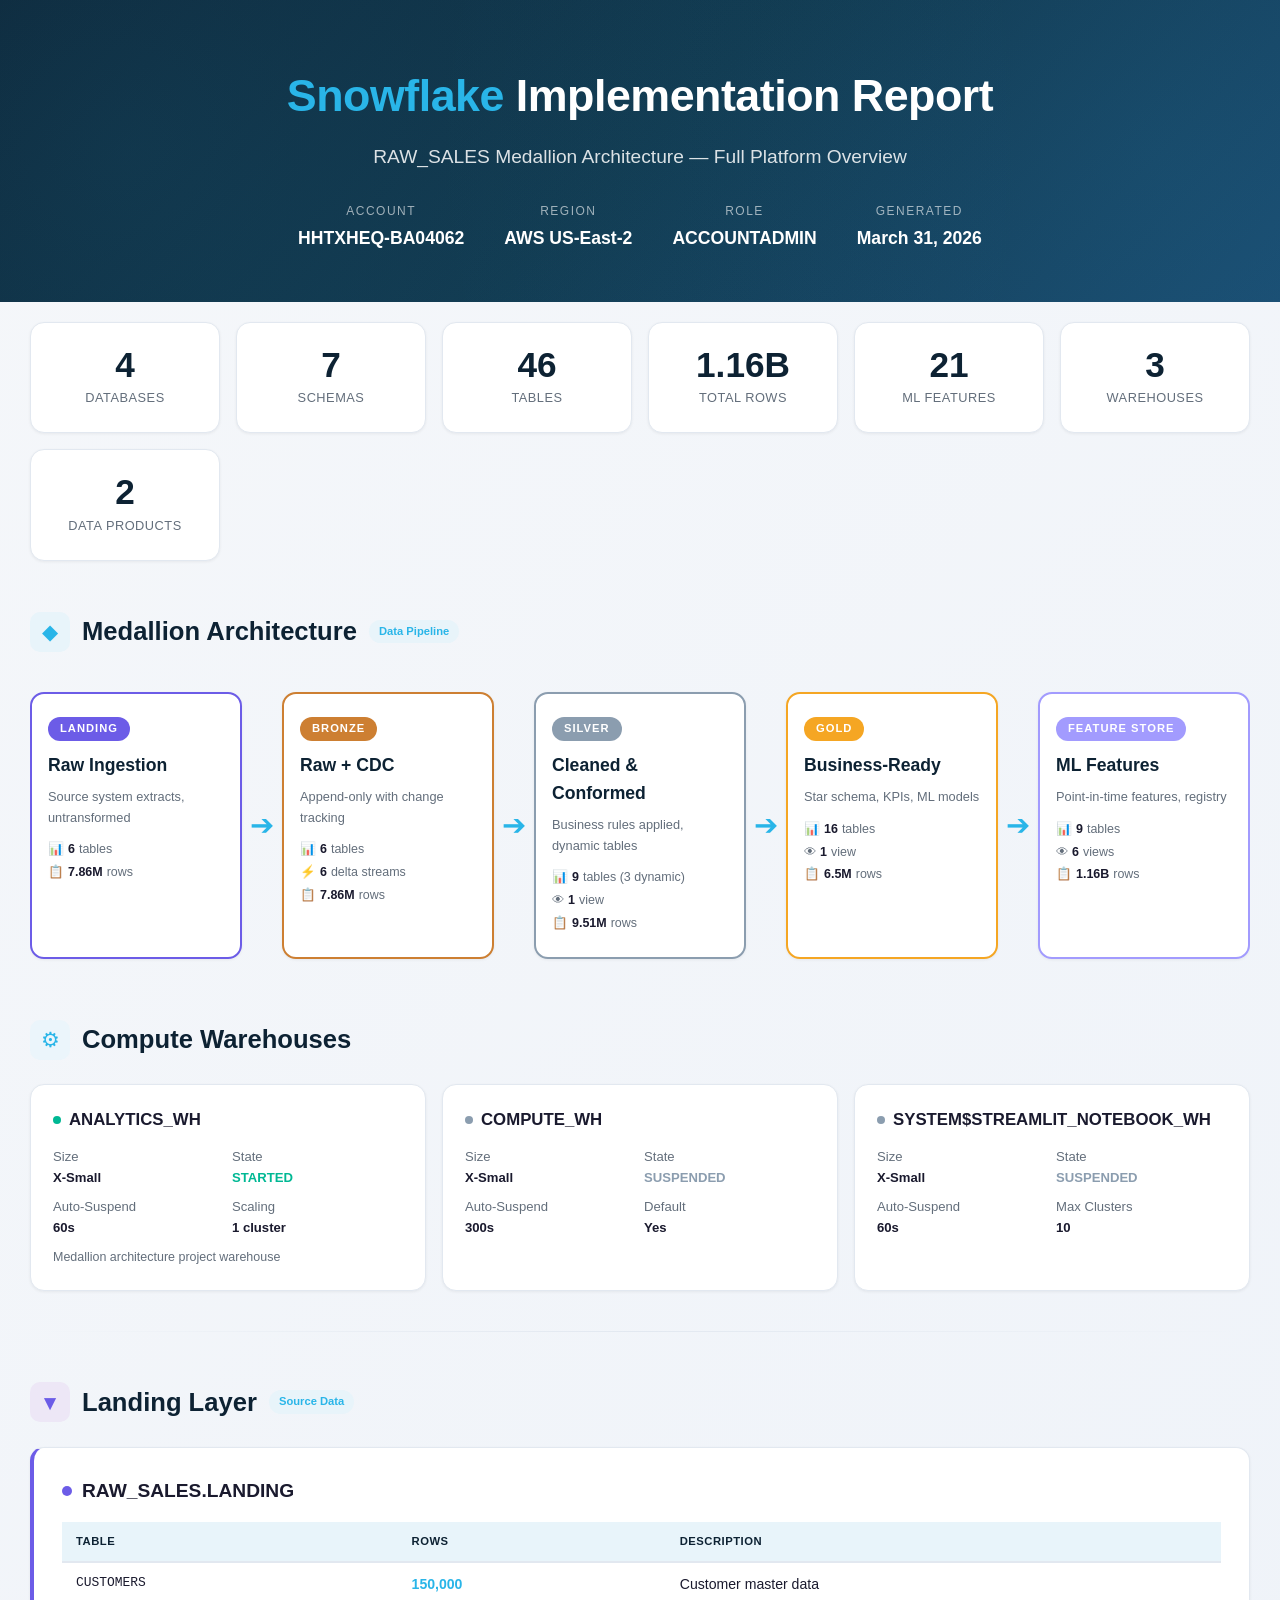
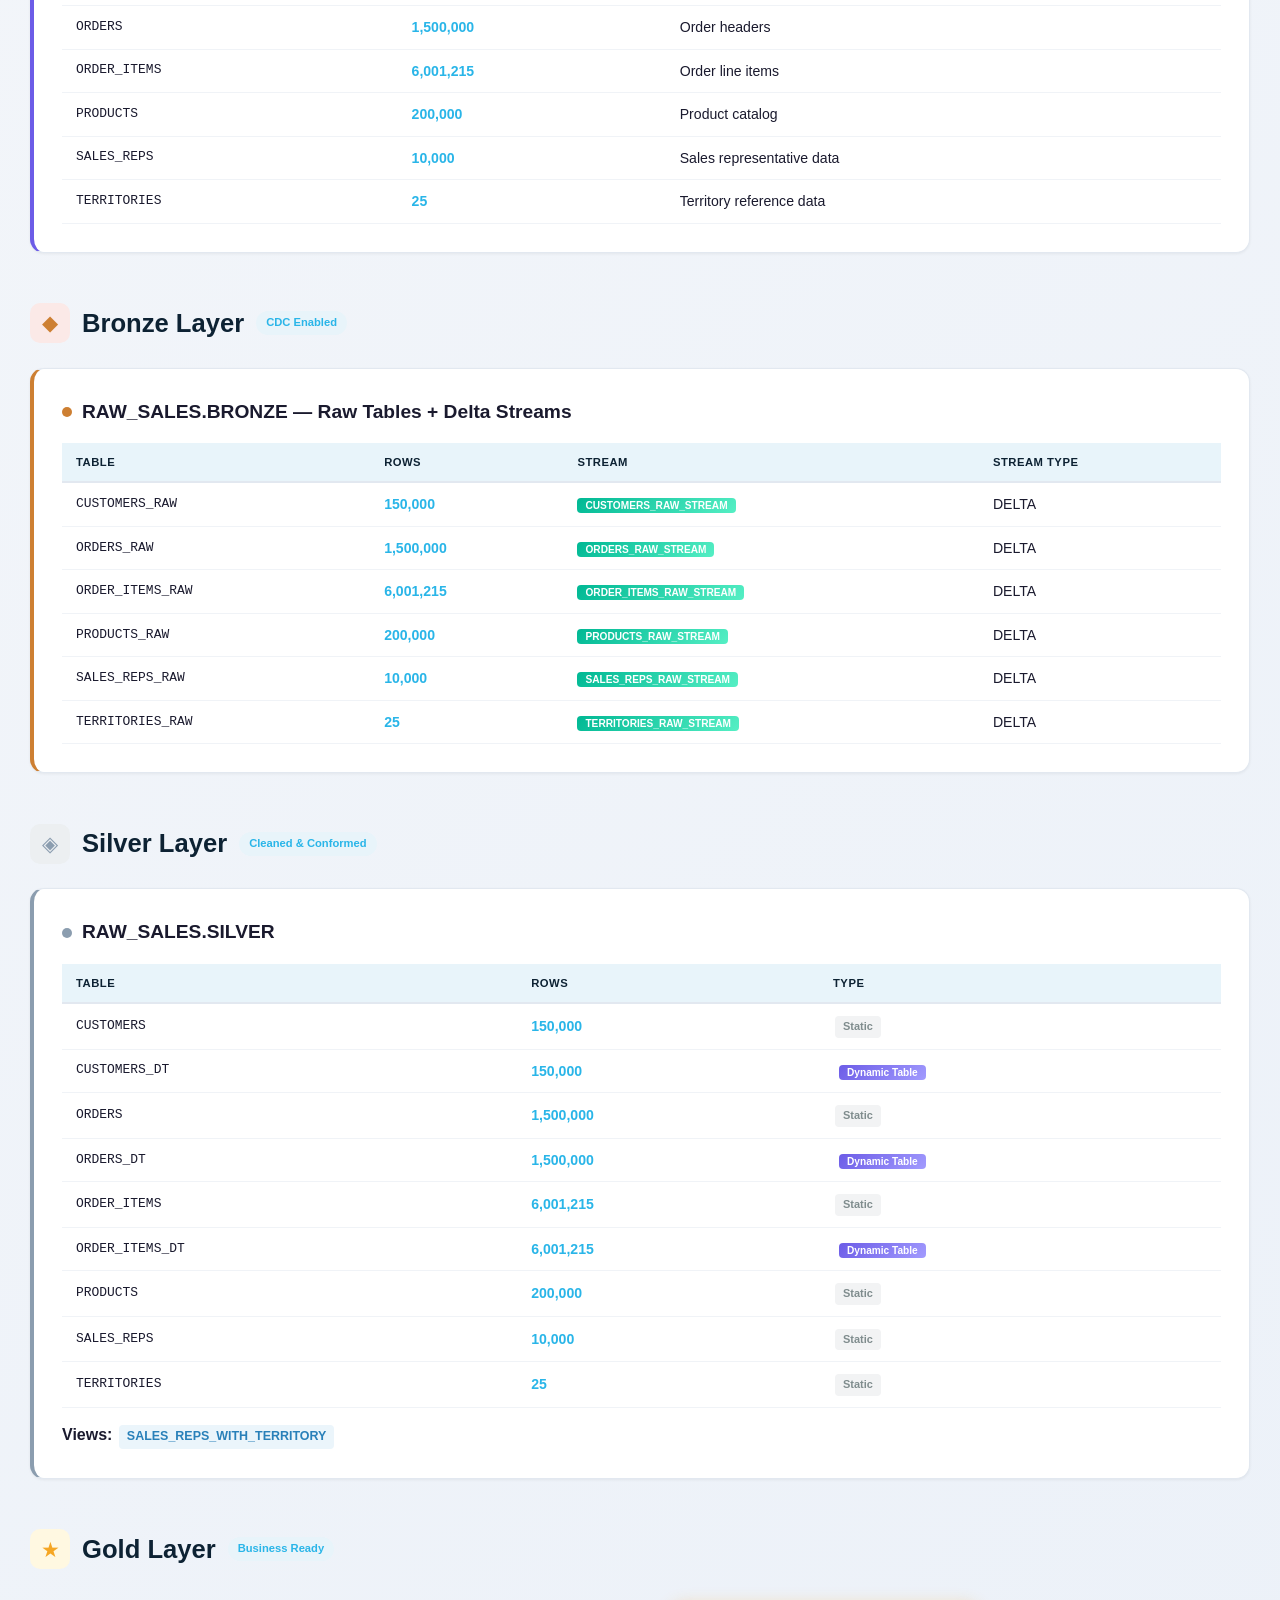
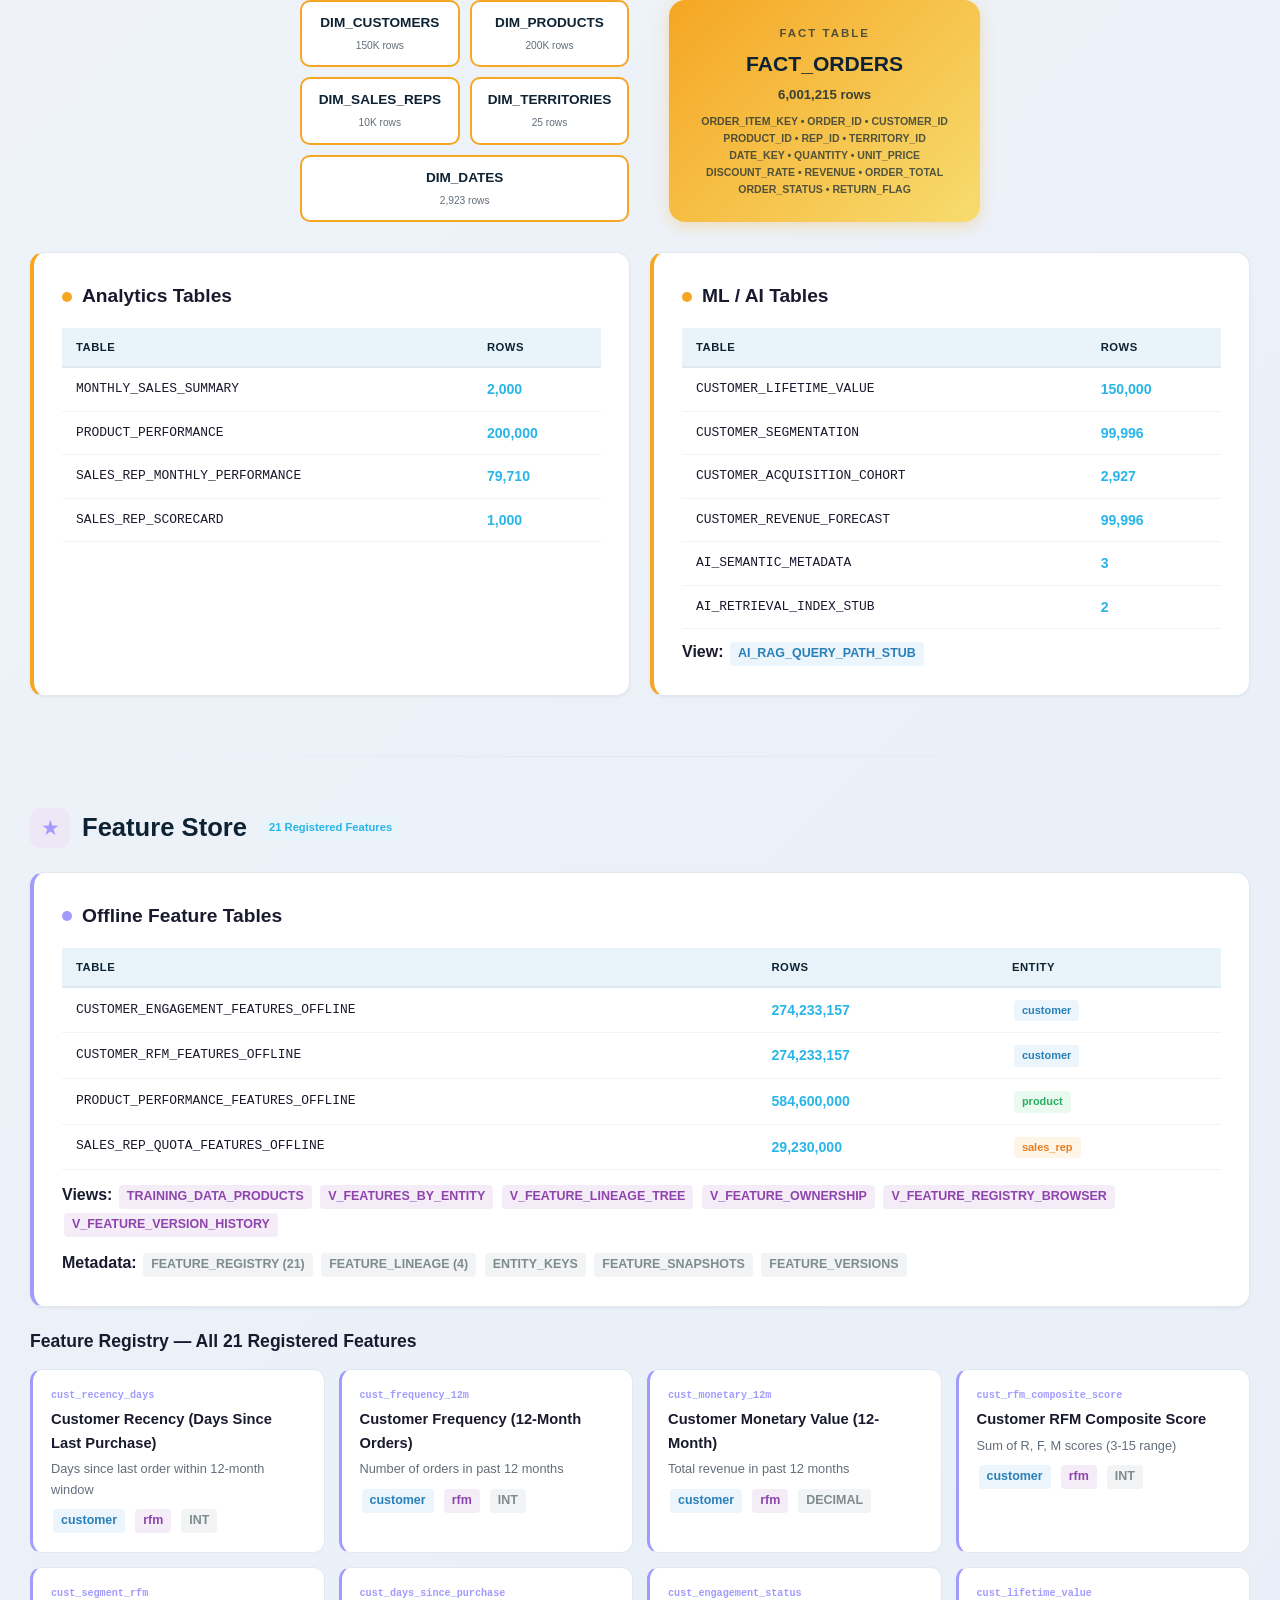
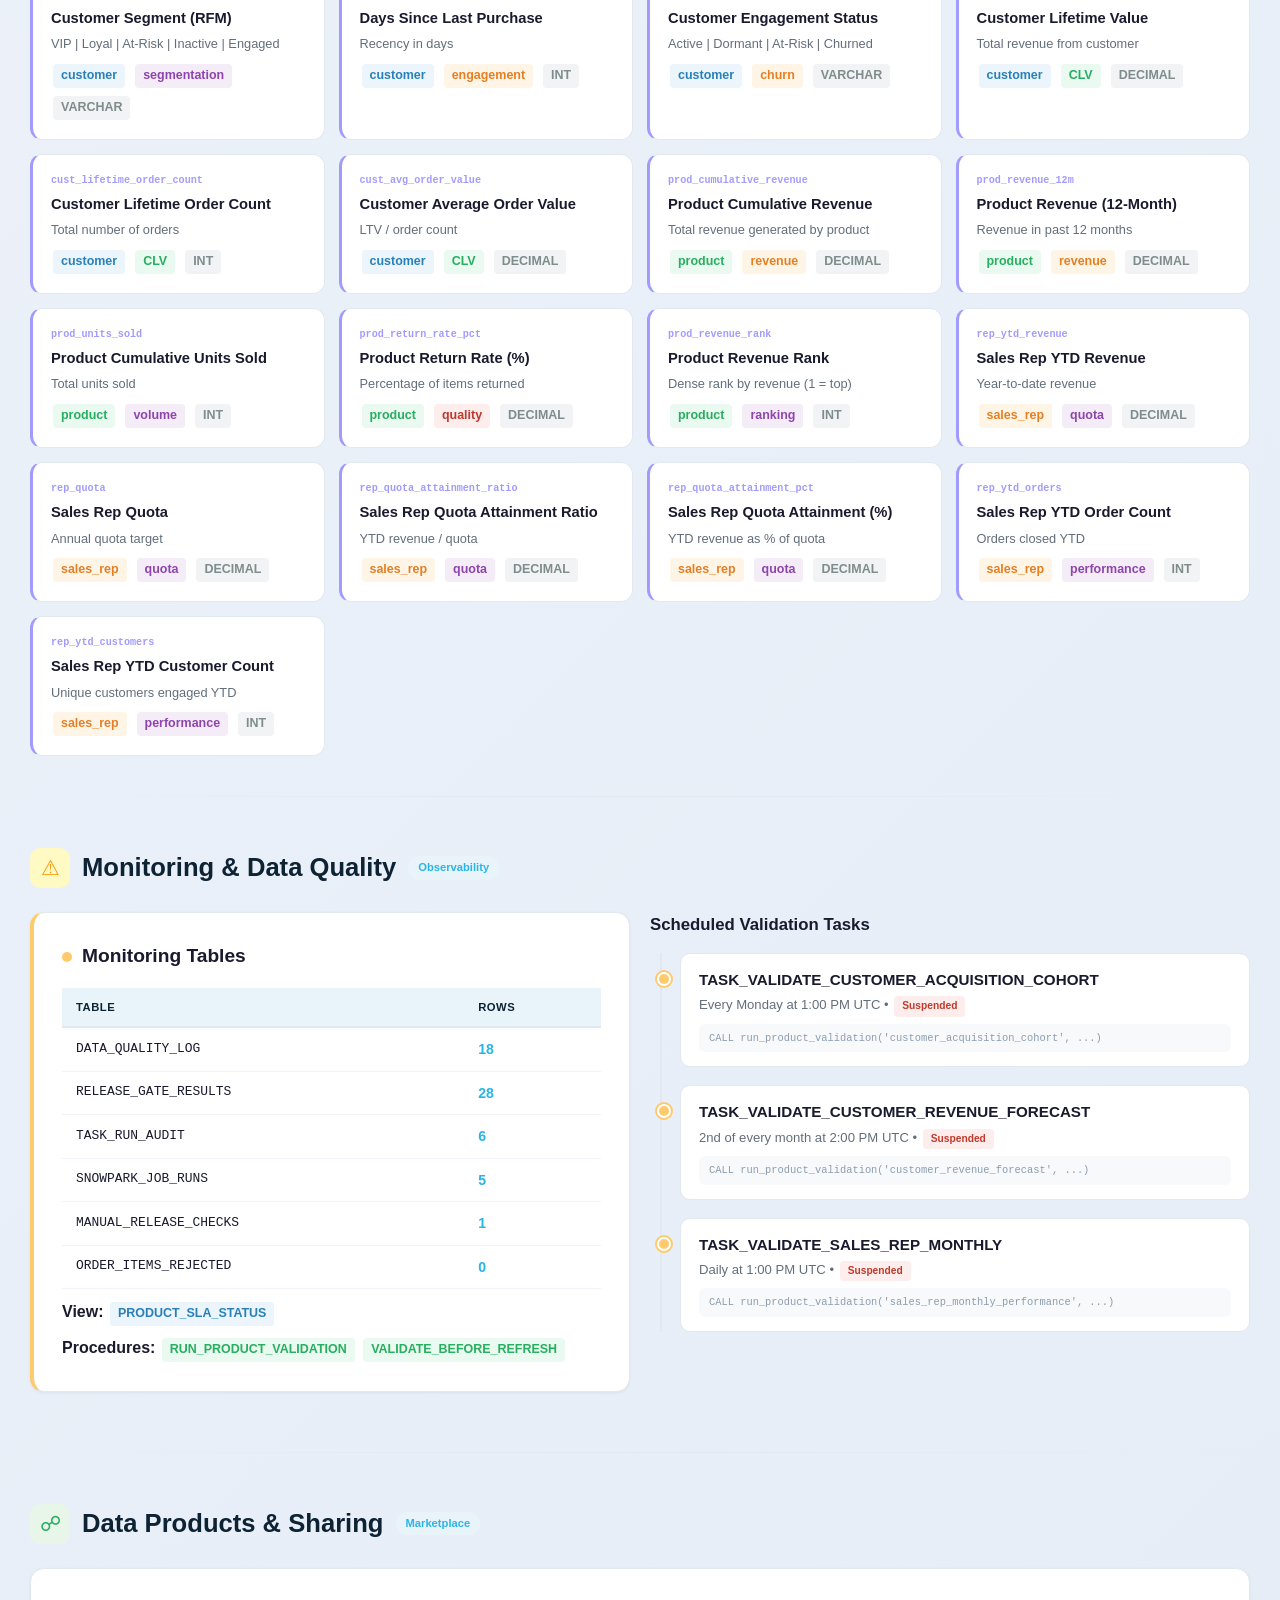
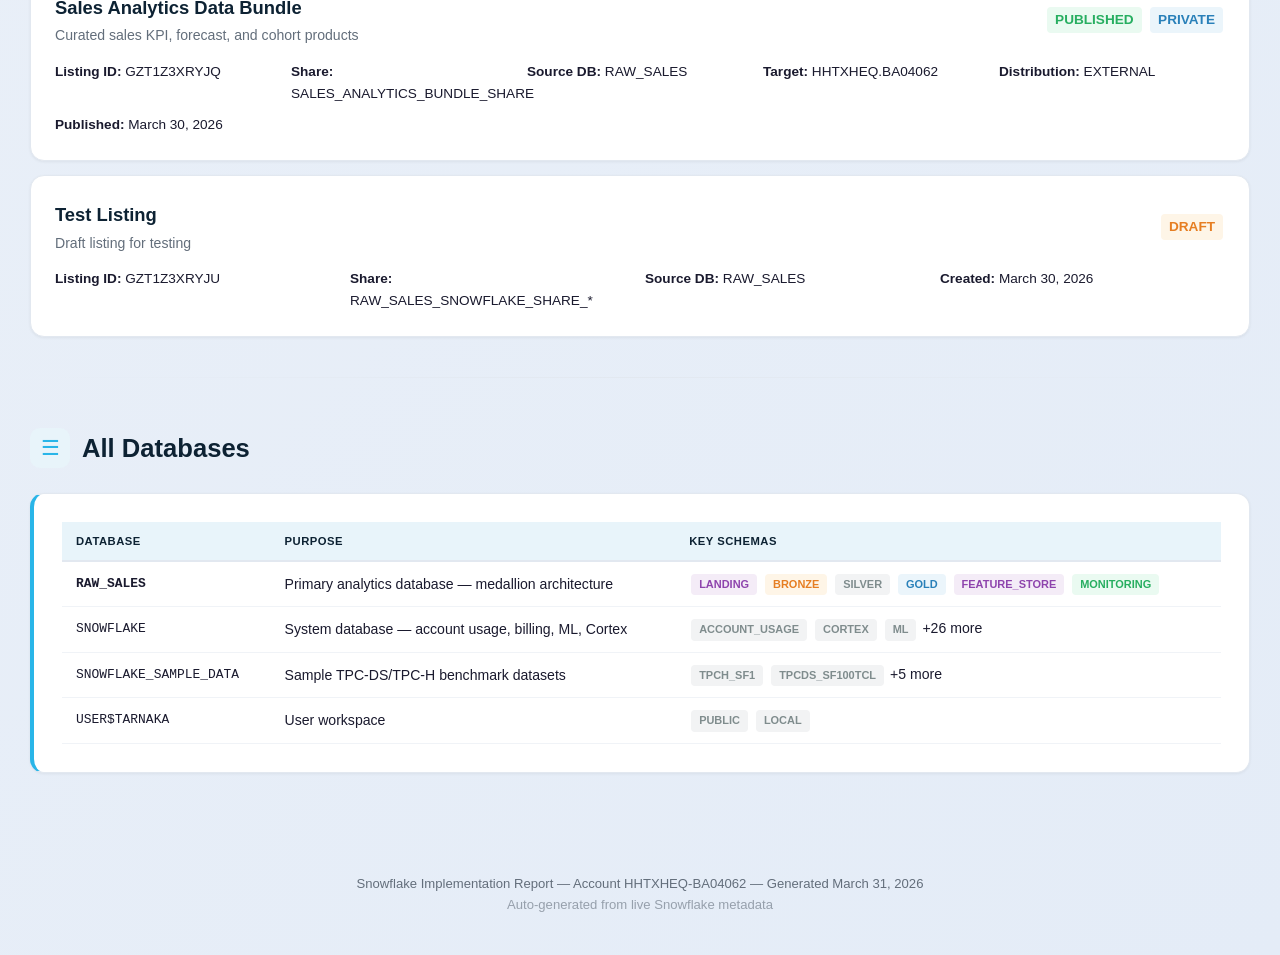
<file: snowflake_implementation.html>
<!DOCTYPE html>
<html lang="en">
<head>
<meta charset="UTF-8">
<meta name="viewport" content="width=device-width, initial-scale=1.0">
<title>Snowflake Implementation Report — RAW_SALES</title>
<style>
  :root {
    --sf-blue: #29B5E8;
    --sf-dark: #0D2233;
    --sf-navy: #11354A;
    --sf-light: #E8F4FA;
    --gold: #F5A623;
    --silver: #8B9DAF;
    --bronze: #CD7F32;
    --landing: #6C5CE7;
    --green: #00B894;
    --red: #E17055;
    --feature: #A29BFE;
    --monitor: #FDCB6E;
    --card-bg: #FFFFFF;
    --text: #1a1a2e;
    --text-muted: #636e7b;
    --border: #E2E8F0;
  }

  * { margin: 0; padding: 0; box-sizing: border-box; }

  body {
    font-family: 'Segoe UI', -apple-system, BlinkMacSystemFont, sans-serif;
    background: linear-gradient(135deg, #f5f7fa 0%, #e4ecf7 100%);
    color: var(--text);
    line-height: 1.6;
  }

  .hero {
    background: linear-gradient(135deg, var(--sf-dark) 0%, var(--sf-navy) 50%, #1a4a6e 100%);
    color: white;
    padding: 60px 40px 50px;
    text-align: center;
    position: relative;
    overflow: hidden;
  }
  .hero::before {
    content: '';
    position: absolute;
    top: -50%;
    left: -50%;
    width: 200%;
    height: 200%;
    background: radial-gradient(circle at 30% 50%, rgba(41,181,232,0.1) 0%, transparent 50%),
                radial-gradient(circle at 70% 50%, rgba(41,181,232,0.08) 0%, transparent 40%);
    animation: float 20s ease-in-out infinite;
  }
  @keyframes float {
    0%, 100% { transform: translate(0,0); }
    50% { transform: translate(-20px, 10px); }
  }
  .hero h1 {
    font-size: 2.8em;
    font-weight: 700;
    letter-spacing: -0.5px;
    position: relative;
    z-index: 1;
  }
  .hero h1 span { color: var(--sf-blue); }
  .hero .subtitle {
    font-size: 1.2em;
    opacity: 0.85;
    margin-top: 10px;
    position: relative;
    z-index: 1;
  }
  .hero .meta-row {
    display: flex;
    justify-content: center;
    gap: 40px;
    margin-top: 30px;
    position: relative;
    z-index: 1;
  }
  .hero .meta-item {
    text-align: center;
  }
  .hero .meta-item .label {
    font-size: 0.75em;
    text-transform: uppercase;
    letter-spacing: 1.5px;
    opacity: 0.6;
  }
  .hero .meta-item .value {
    font-size: 1.1em;
    font-weight: 600;
    margin-top: 2px;
  }

  .container {
    max-width: 1300px;
    margin: 0 auto;
    padding: 40px 30px;
  }

  /* Section Headers */
  .section-header {
    display: flex;
    align-items: center;
    gap: 12px;
    margin: 50px 0 24px;
  }
  .section-header .icon {
    width: 40px;
    height: 40px;
    border-radius: 10px;
    display: flex;
    align-items: center;
    justify-content: center;
    font-size: 1.3em;
    flex-shrink: 0;
  }
  .section-header h2 {
    font-size: 1.6em;
    font-weight: 700;
    color: var(--sf-dark);
  }
  .section-header .badge {
    font-size: 0.7em;
    background: var(--sf-light);
    color: var(--sf-blue);
    padding: 3px 10px;
    border-radius: 20px;
    font-weight: 600;
  }

  /* Stats Row */
  .stats-row {
    display: grid;
    grid-template-columns: repeat(auto-fit, minmax(180px, 1fr));
    gap: 16px;
    margin-bottom: 30px;
  }
  .stat-card {
    background: white;
    border-radius: 14px;
    padding: 24px;
    text-align: center;
    box-shadow: 0 1px 3px rgba(0,0,0,0.06);
    border: 1px solid var(--border);
    transition: transform 0.2s;
  }
  .stat-card:hover { transform: translateY(-2px); box-shadow: 0 4px 12px rgba(0,0,0,0.08); }
  .stat-card .number {
    font-size: 2.2em;
    font-weight: 800;
    color: var(--sf-dark);
    line-height: 1;
  }
  .stat-card .label {
    font-size: 0.8em;
    color: var(--text-muted);
    margin-top: 6px;
    text-transform: uppercase;
    letter-spacing: 0.5px;
  }

  /* Architecture Flow */
  .arch-flow {
    display: flex;
    align-items: stretch;
    gap: 0;
    margin: 30px 0;
    overflow-x: auto;
    padding: 10px 0;
  }
  .arch-layer {
    flex: 1;
    min-width: 180px;
    background: white;
    border-radius: 14px;
    padding: 20px 16px;
    box-shadow: 0 1px 3px rgba(0,0,0,0.06);
    border: 2px solid var(--border);
    position: relative;
    transition: transform 0.2s;
  }
  .arch-layer:hover { transform: translateY(-3px); box-shadow: 0 6px 20px rgba(0,0,0,0.08); }
  .arch-arrow {
    display: flex;
    align-items: center;
    justify-content: center;
    font-size: 1.8em;
    color: var(--sf-blue);
    min-width: 40px;
    flex-shrink: 0;
  }
  .arch-layer .layer-badge {
    display: inline-block;
    padding: 3px 12px;
    border-radius: 20px;
    font-size: 0.7em;
    font-weight: 700;
    text-transform: uppercase;
    letter-spacing: 1px;
    margin-bottom: 10px;
    color: white;
  }
  .arch-layer .layer-name {
    font-size: 1.1em;
    font-weight: 700;
    margin-bottom: 8px;
    color: var(--sf-dark);
  }
  .arch-layer .layer-desc {
    font-size: 0.8em;
    color: var(--text-muted);
    margin-bottom: 12px;
  }
  .arch-layer .obj-count {
    font-size: 0.78em;
    color: var(--text-muted);
    display: flex;
    align-items: center;
    gap: 4px;
    margin: 3px 0;
  }
  .arch-layer .obj-count strong { color: var(--text); }

  .bg-landing { background: var(--landing); }
  .bg-bronze { background: var(--bronze); }
  .bg-silver { background: var(--silver); }
  .bg-gold { background: var(--gold); }
  .bg-feature { background: var(--feature); }
  .bg-monitor { background: var(--monitor); color: var(--sf-dark); }

  .border-landing { border-color: var(--landing); }
  .border-bronze { border-color: var(--bronze); }
  .border-silver { border-color: var(--silver); }
  .border-gold { border-color: var(--gold); }
  .border-feature { border-color: var(--feature); }
  .border-monitor { border-color: var(--monitor); }

  /* Table Cards */
  .layer-detail {
    background: white;
    border-radius: 14px;
    padding: 28px;
    margin-bottom: 20px;
    box-shadow: 0 1px 3px rgba(0,0,0,0.06);
    border: 1px solid var(--border);
    border-left: 4px solid var(--sf-blue);
  }
  .layer-detail h3 {
    font-size: 1.2em;
    font-weight: 700;
    margin-bottom: 16px;
    display: flex;
    align-items: center;
    gap: 10px;
  }
  .layer-detail h3 .dot {
    width: 10px;
    height: 10px;
    border-radius: 50%;
    display: inline-block;
  }

  table {
    width: 100%;
    border-collapse: collapse;
    font-size: 0.88em;
  }
  thead th {
    background: var(--sf-light);
    padding: 10px 14px;
    text-align: left;
    font-weight: 600;
    color: var(--sf-dark);
    font-size: 0.8em;
    text-transform: uppercase;
    letter-spacing: 0.5px;
    border-bottom: 2px solid var(--border);
  }
  tbody td {
    padding: 10px 14px;
    border-bottom: 1px solid #f0f3f7;
    color: var(--text);
  }
  tbody tr:hover { background: #f8fafd; }
  .mono { font-family: 'Cascadia Code', 'Fira Code', monospace; font-size: 0.92em; }
  .tag {
    display: inline-block;
    padding: 2px 8px;
    border-radius: 4px;
    font-size: 0.78em;
    font-weight: 600;
    margin: 1px 2px;
  }
  .tag-blue { background: #EBF5FB; color: #2980B9; }
  .tag-green { background: #EAFAF1; color: #27AE60; }
  .tag-orange { background: #FEF5E7; color: #E67E22; }
  .tag-purple { background: #F4ECF7; color: #8E44AD; }
  .tag-red { background: #FDEDEC; color: #C0392B; }
  .tag-gray { background: #F2F3F4; color: #7F8C8D; }

  .rows-fmt { color: var(--sf-blue); font-weight: 600; }
  .dynamic-badge {
    background: linear-gradient(135deg, #6C5CE7, #A29BFE);
    color: white;
    padding: 2px 8px;
    border-radius: 4px;
    font-size: 0.72em;
    font-weight: 600;
    margin-left: 6px;
  }
  .stream-badge {
    background: linear-gradient(135deg, #00B894, #55EFC4);
    color: white;
    padding: 2px 8px;
    border-radius: 4px;
    font-size: 0.72em;
    font-weight: 600;
  }

  /* Star Schema */
  .star-schema {
    display: flex;
    align-items: center;
    justify-content: center;
    gap: 40px;
    margin: 30px 0;
    flex-wrap: wrap;
  }
  .fact-table {
    background: linear-gradient(135deg, var(--gold), #F7DC6F);
    color: var(--sf-dark);
    border-radius: 16px;
    padding: 24px 32px;
    text-align: center;
    font-weight: 700;
    font-size: 1.1em;
    box-shadow: 0 4px 16px rgba(245,166,35,0.3);
    min-width: 180px;
  }
  .fact-table .fact-label {
    font-size: 0.65em;
    text-transform: uppercase;
    letter-spacing: 2px;
    opacity: 0.7;
  }
  .fact-table .fact-name { font-size: 1.2em; margin-top: 4px; }
  .fact-table .fact-rows { font-size: 0.75em; opacity: 0.8; margin-top: 4px; }
  .dims-grid {
    display: grid;
    grid-template-columns: 1fr 1fr;
    gap: 10px;
  }
  .dim-chip {
    background: white;
    border: 2px solid var(--gold);
    border-radius: 10px;
    padding: 10px 16px;
    font-size: 0.85em;
    font-weight: 600;
    text-align: center;
    color: var(--sf-dark);
    transition: all 0.2s;
  }
  .dim-chip:hover { background: #FEF9E7; transform: scale(1.03); }
  .dim-chip .dim-rows { font-size: 0.75em; color: var(--text-muted); font-weight: 400; }

  /* Feature Registry */
  .feature-grid {
    display: grid;
    grid-template-columns: repeat(auto-fill, minmax(280px, 1fr));
    gap: 14px;
  }
  .feature-card {
    background: white;
    border-radius: 12px;
    padding: 18px;
    border: 1px solid var(--border);
    border-left: 3px solid var(--feature);
    transition: transform 0.2s;
  }
  .feature-card:hover { transform: translateY(-2px); box-shadow: 0 4px 12px rgba(0,0,0,0.06); }
  .feature-card .feat-id { font-family: monospace; font-size: 0.78em; color: var(--feature); font-weight: 700; }
  .feature-card .feat-name { font-weight: 600; font-size: 0.92em; margin: 4px 0; }
  .feature-card .feat-desc { font-size: 0.8em; color: var(--text-muted); }
  .feature-card .feat-meta { display: flex; gap: 6px; flex-wrap: wrap; margin-top: 8px; }

  /* Warehouse cards */
  .wh-grid {
    display: grid;
    grid-template-columns: repeat(auto-fit, minmax(280px, 1fr));
    gap: 16px;
  }
  .wh-card {
    background: white;
    border-radius: 14px;
    padding: 22px;
    box-shadow: 0 1px 3px rgba(0,0,0,0.06);
    border: 1px solid var(--border);
  }
  .wh-card .wh-name {
    font-weight: 700;
    font-size: 1.05em;
    display: flex;
    align-items: center;
    gap: 8px;
  }
  .wh-card .wh-props {
    margin-top: 12px;
    display: grid;
    grid-template-columns: 1fr 1fr;
    gap: 8px;
  }
  .wh-card .wh-prop {
    font-size: 0.82em;
  }
  .wh-card .wh-prop .wh-label { color: var(--text-muted); }
  .wh-card .wh-prop .wh-val { font-weight: 600; }
  .status-dot {
    width: 8px; height: 8px; border-radius: 50%; display: inline-block;
  }
  .status-started { background: var(--green); }
  .status-suspended { background: var(--silver); }

  /* Listings */
  .listing-card {
    background: white;
    border-radius: 14px;
    padding: 24px;
    box-shadow: 0 1px 3px rgba(0,0,0,0.06);
    border: 1px solid var(--border);
    margin-bottom: 14px;
  }
  .listing-card .listing-title {
    font-size: 1.15em;
    font-weight: 700;
    color: var(--sf-dark);
  }
  .listing-card .listing-sub {
    font-size: 0.88em;
    color: var(--text-muted);
    margin-top: 2px;
  }

  /* Monitoring */
  .task-timeline {
    position: relative;
    padding-left: 30px;
  }
  .task-timeline::before {
    content: '';
    position: absolute;
    left: 10px;
    top: 0;
    bottom: 0;
    width: 2px;
    background: var(--border);
  }
  .task-item {
    position: relative;
    margin-bottom: 18px;
    padding: 14px 18px;
    background: white;
    border-radius: 10px;
    border: 1px solid var(--border);
  }
  .task-item::before {
    content: '';
    position: absolute;
    left: -24px;
    top: 18px;
    width: 10px;
    height: 10px;
    border-radius: 50%;
    background: var(--monitor);
    border: 2px solid white;
    box-shadow: 0 0 0 2px var(--monitor);
  }
  .task-item .task-name { font-weight: 700; font-size: 0.95em; }
  .task-item .task-schedule { font-size: 0.82em; color: var(--text-muted); margin-top: 2px; }
  .task-item .task-def { font-size: 0.8em; font-family: monospace; color: var(--silver); margin-top: 6px; background: #f8f9fa; padding: 6px 10px; border-radius: 6px; }

  .two-col { display: grid; grid-template-columns: 1fr 1fr; gap: 20px; }
  @media (max-width: 900px) { .two-col { grid-template-columns: 1fr; } }
  @media (max-width: 700px) {
    .arch-flow { flex-direction: column; align-items: stretch; }
    .arch-arrow { transform: rotate(90deg); }
    .star-schema { flex-direction: column; }
  }

  .footer {
    text-align: center;
    padding: 40px;
    color: var(--text-muted);
    font-size: 0.82em;
  }

  .divider {
    height: 1px;
    background: linear-gradient(to right, transparent, var(--border), transparent);
    margin: 40px 0;
  }
</style>
</head>
<body>

<!-- HERO -->
<div class="hero">
  <h1><span>Snowflake</span> Implementation Report</h1>
  <div class="subtitle">RAW_SALES Medallion Architecture &mdash; Full Platform Overview</div>
  <div class="meta-row">
    <div class="meta-item">
      <div class="label">Account</div>
      <div class="value">HHTXHEQ-BA04062</div>
    </div>
    <div class="meta-item">
      <div class="label">Region</div>
      <div class="value">AWS US-East-2</div>
    </div>
    <div class="meta-item">
      <div class="label">Role</div>
      <div class="value">ACCOUNTADMIN</div>
    </div>
    <div class="meta-item">
      <div class="label">Generated</div>
      <div class="value">March 31, 2026</div>
    </div>
  </div>
</div>

<div class="container">

<!-- KEY METRICS -->
<div class="stats-row" style="margin-top: -20px;">
  <div class="stat-card">
    <div class="number">4</div>
    <div class="label">Databases</div>
  </div>
  <div class="stat-card">
    <div class="number">7</div>
    <div class="label">Schemas</div>
  </div>
  <div class="stat-card">
    <div class="number">46</div>
    <div class="label">Tables</div>
  </div>
  <div class="stat-card">
    <div class="number">1.16B</div>
    <div class="label">Total Rows</div>
  </div>
  <div class="stat-card">
    <div class="number">21</div>
    <div class="label">ML Features</div>
  </div>
  <div class="stat-card">
    <div class="number">3</div>
    <div class="label">Warehouses</div>
  </div>
  <div class="stat-card">
    <div class="number">2</div>
    <div class="label">Data Products</div>
  </div>
</div>

<!-- ARCHITECTURE OVERVIEW -->
<div class="section-header">
  <div class="icon" style="background: var(--sf-light); color: var(--sf-blue);">&#9670;</div>
  <h2>Medallion Architecture</h2>
  <span class="badge">Data Pipeline</span>
</div>

<div class="arch-flow">
  <div class="arch-layer border-landing">
    <span class="layer-badge bg-landing">Landing</span>
    <div class="layer-name">Raw Ingestion</div>
    <div class="layer-desc">Source system extracts, untransformed</div>
    <div class="obj-count">&#128202; <strong>6</strong> tables</div>
    <div class="obj-count">&#128203; <strong>7.86M</strong> rows</div>
  </div>
  <div class="arch-arrow">&#10132;</div>
  <div class="arch-layer border-bronze">
    <span class="layer-badge bg-bronze">Bronze</span>
    <div class="layer-name">Raw + CDC</div>
    <div class="layer-desc">Append-only with change tracking</div>
    <div class="obj-count">&#128202; <strong>6</strong> tables</div>
    <div class="obj-count">&#9889; <strong>6</strong> delta streams</div>
    <div class="obj-count">&#128203; <strong>7.86M</strong> rows</div>
  </div>
  <div class="arch-arrow">&#10132;</div>
  <div class="arch-layer border-silver">
    <span class="layer-badge bg-silver">Silver</span>
    <div class="layer-name">Cleaned &amp; Conformed</div>
    <div class="layer-desc">Business rules applied, dynamic tables</div>
    <div class="obj-count">&#128202; <strong>9</strong> tables (3 dynamic)</div>
    <div class="obj-count">&#128065; <strong>1</strong> view</div>
    <div class="obj-count">&#128203; <strong>9.51M</strong> rows</div>
  </div>
  <div class="arch-arrow">&#10132;</div>
  <div class="arch-layer border-gold">
    <span class="layer-badge bg-gold">Gold</span>
    <div class="layer-name">Business-Ready</div>
    <div class="layer-desc">Star schema, KPIs, ML models</div>
    <div class="obj-count">&#128202; <strong>16</strong> tables</div>
    <div class="obj-count">&#128065; <strong>1</strong> view</div>
    <div class="obj-count">&#128203; <strong>6.5M</strong> rows</div>
  </div>
  <div class="arch-arrow">&#10132;</div>
  <div class="arch-layer border-feature">
    <span class="layer-badge bg-feature">Feature Store</span>
    <div class="layer-name">ML Features</div>
    <div class="layer-desc">Point-in-time features, registry</div>
    <div class="obj-count">&#128202; <strong>9</strong> tables</div>
    <div class="obj-count">&#128065; <strong>6</strong> views</div>
    <div class="obj-count">&#128203; <strong>1.16B</strong> rows</div>
  </div>
</div>

<!-- WAREHOUSES -->
<div class="section-header">
  <div class="icon" style="background: #EBF5FB; color: var(--sf-blue);">&#9881;</div>
  <h2>Compute Warehouses</h2>
</div>
<div class="wh-grid">
  <div class="wh-card">
    <div class="wh-name"><span class="status-dot status-started"></span> ANALYTICS_WH</div>
    <div class="wh-props">
      <div class="wh-prop"><div class="wh-label">Size</div><div class="wh-val">X-Small</div></div>
      <div class="wh-prop"><div class="wh-label">State</div><div class="wh-val" style="color:var(--green)">STARTED</div></div>
      <div class="wh-prop"><div class="wh-label">Auto-Suspend</div><div class="wh-val">60s</div></div>
      <div class="wh-prop"><div class="wh-label">Scaling</div><div class="wh-val">1 cluster</div></div>
    </div>
    <div style="font-size:0.78em; color:var(--text-muted); margin-top:10px;">Medallion architecture project warehouse</div>
  </div>
  <div class="wh-card">
    <div class="wh-name"><span class="status-dot status-suspended"></span> COMPUTE_WH</div>
    <div class="wh-props">
      <div class="wh-prop"><div class="wh-label">Size</div><div class="wh-val">X-Small</div></div>
      <div class="wh-prop"><div class="wh-label">State</div><div class="wh-val" style="color:var(--silver)">SUSPENDED</div></div>
      <div class="wh-prop"><div class="wh-label">Auto-Suspend</div><div class="wh-val">300s</div></div>
      <div class="wh-prop"><div class="wh-label">Default</div><div class="wh-val">Yes</div></div>
    </div>
  </div>
  <div class="wh-card">
    <div class="wh-name"><span class="status-dot status-suspended"></span> SYSTEM$STREAMLIT_NOTEBOOK_WH</div>
    <div class="wh-props">
      <div class="wh-prop"><div class="wh-label">Size</div><div class="wh-val">X-Small</div></div>
      <div class="wh-prop"><div class="wh-label">State</div><div class="wh-val" style="color:var(--silver)">SUSPENDED</div></div>
      <div class="wh-prop"><div class="wh-label">Auto-Suspend</div><div class="wh-val">60s</div></div>
      <div class="wh-prop"><div class="wh-label">Max Clusters</div><div class="wh-val">10</div></div>
    </div>
  </div>
</div>

<div class="divider"></div>

<!-- LANDING LAYER -->
<div class="section-header">
  <div class="icon" style="background: #EDE7F6; color: var(--landing);">&#9660;</div>
  <h2>Landing Layer</h2>
  <span class="badge">Source Data</span>
</div>
<div class="layer-detail" style="border-left-color: var(--landing);">
  <h3><span class="dot" style="background:var(--landing)"></span> RAW_SALES.LANDING</h3>
  <table>
    <thead><tr><th>Table</th><th>Rows</th><th>Description</th></tr></thead>
    <tbody>
      <tr><td class="mono">CUSTOMERS</td><td class="rows-fmt">150,000</td><td>Customer master data</td></tr>
      <tr><td class="mono">ORDERS</td><td class="rows-fmt">1,500,000</td><td>Order headers</td></tr>
      <tr><td class="mono">ORDER_ITEMS</td><td class="rows-fmt">6,001,215</td><td>Order line items</td></tr>
      <tr><td class="mono">PRODUCTS</td><td class="rows-fmt">200,000</td><td>Product catalog</td></tr>
      <tr><td class="mono">SALES_REPS</td><td class="rows-fmt">10,000</td><td>Sales representative data</td></tr>
      <tr><td class="mono">TERRITORIES</td><td class="rows-fmt">25</td><td>Territory reference data</td></tr>
    </tbody>
  </table>
</div>

<!-- BRONZE LAYER -->
<div class="section-header">
  <div class="icon" style="background: #FBE9E7; color: var(--bronze);">&#9670;</div>
  <h2>Bronze Layer</h2>
  <span class="badge">CDC Enabled</span>
</div>
<div class="layer-detail" style="border-left-color: var(--bronze);">
  <h3><span class="dot" style="background:var(--bronze)"></span> RAW_SALES.BRONZE &mdash; Raw Tables + Delta Streams</h3>
  <table>
    <thead><tr><th>Table</th><th>Rows</th><th>Stream</th><th>Stream Type</th></tr></thead>
    <tbody>
      <tr><td class="mono">CUSTOMERS_RAW</td><td class="rows-fmt">150,000</td><td><span class="stream-badge">CUSTOMERS_RAW_STREAM</span></td><td>DELTA</td></tr>
      <tr><td class="mono">ORDERS_RAW</td><td class="rows-fmt">1,500,000</td><td><span class="stream-badge">ORDERS_RAW_STREAM</span></td><td>DELTA</td></tr>
      <tr><td class="mono">ORDER_ITEMS_RAW</td><td class="rows-fmt">6,001,215</td><td><span class="stream-badge">ORDER_ITEMS_RAW_STREAM</span></td><td>DELTA</td></tr>
      <tr><td class="mono">PRODUCTS_RAW</td><td class="rows-fmt">200,000</td><td><span class="stream-badge">PRODUCTS_RAW_STREAM</span></td><td>DELTA</td></tr>
      <tr><td class="mono">SALES_REPS_RAW</td><td class="rows-fmt">10,000</td><td><span class="stream-badge">SALES_REPS_RAW_STREAM</span></td><td>DELTA</td></tr>
      <tr><td class="mono">TERRITORIES_RAW</td><td class="rows-fmt">25</td><td><span class="stream-badge">TERRITORIES_RAW_STREAM</span></td><td>DELTA</td></tr>
    </tbody>
  </table>
</div>

<!-- SILVER LAYER -->
<div class="section-header">
  <div class="icon" style="background: #ECEFF1; color: var(--silver);">&#9672;</div>
  <h2>Silver Layer</h2>
  <span class="badge">Cleaned &amp; Conformed</span>
</div>
<div class="layer-detail" style="border-left-color: var(--silver);">
  <h3><span class="dot" style="background:var(--silver)"></span> RAW_SALES.SILVER</h3>
  <table>
    <thead><tr><th>Table</th><th>Rows</th><th>Type</th></tr></thead>
    <tbody>
      <tr><td class="mono">CUSTOMERS</td><td class="rows-fmt">150,000</td><td><span class="tag tag-gray">Static</span></td></tr>
      <tr><td class="mono">CUSTOMERS_DT</td><td class="rows-fmt">150,000</td><td><span class="dynamic-badge">Dynamic Table</span></td></tr>
      <tr><td class="mono">ORDERS</td><td class="rows-fmt">1,500,000</td><td><span class="tag tag-gray">Static</span></td></tr>
      <tr><td class="mono">ORDERS_DT</td><td class="rows-fmt">1,500,000</td><td><span class="dynamic-badge">Dynamic Table</span></td></tr>
      <tr><td class="mono">ORDER_ITEMS</td><td class="rows-fmt">6,001,215</td><td><span class="tag tag-gray">Static</span></td></tr>
      <tr><td class="mono">ORDER_ITEMS_DT</td><td class="rows-fmt">6,001,215</td><td><span class="dynamic-badge">Dynamic Table</span></td></tr>
      <tr><td class="mono">PRODUCTS</td><td class="rows-fmt">200,000</td><td><span class="tag tag-gray">Static</span></td></tr>
      <tr><td class="mono">SALES_REPS</td><td class="rows-fmt">10,000</td><td><span class="tag tag-gray">Static</span></td></tr>
      <tr><td class="mono">TERRITORIES</td><td class="rows-fmt">25</td><td><span class="tag tag-gray">Static</span></td></tr>
    </tbody>
  </table>
  <div style="margin-top: 14px;">
    <strong>Views:</strong> <span class="tag tag-blue">SALES_REPS_WITH_TERRITORY</span>
  </div>
</div>

<!-- GOLD LAYER -->
<div class="section-header">
  <div class="icon" style="background: #FFF8E1; color: var(--gold);">&#9733;</div>
  <h2>Gold Layer</h2>
  <span class="badge">Business Ready</span>
</div>

<!-- Star Schema Visual -->
<div class="star-schema">
  <div class="dims-grid">
    <div class="dim-chip">DIM_CUSTOMERS<br><span class="dim-rows">150K rows</span></div>
    <div class="dim-chip">DIM_PRODUCTS<br><span class="dim-rows">200K rows</span></div>
    <div class="dim-chip">DIM_SALES_REPS<br><span class="dim-rows">10K rows</span></div>
    <div class="dim-chip">DIM_TERRITORIES<br><span class="dim-rows">25 rows</span></div>
    <div class="dim-chip" style="grid-column: span 2;">DIM_DATES<br><span class="dim-rows">2,923 rows</span></div>
  </div>
  <div class="fact-table">
    <div class="fact-label">Fact Table</div>
    <div class="fact-name">FACT_ORDERS</div>
    <div class="fact-rows">6,001,215 rows</div>
    <div style="font-size:0.6em; margin-top:8px; opacity:0.7;">ORDER_ITEM_KEY &bull; ORDER_ID &bull; CUSTOMER_ID<br>PRODUCT_ID &bull; REP_ID &bull; TERRITORY_ID<br>DATE_KEY &bull; QUANTITY &bull; UNIT_PRICE<br>DISCOUNT_RATE &bull; REVENUE &bull; ORDER_TOTAL<br>ORDER_STATUS &bull; RETURN_FLAG</div>
  </div>
</div>

<div class="two-col">
  <div class="layer-detail" style="border-left-color: var(--gold);">
    <h3><span class="dot" style="background:var(--gold)"></span> Analytics Tables</h3>
    <table>
      <thead><tr><th>Table</th><th>Rows</th></tr></thead>
      <tbody>
        <tr><td class="mono">MONTHLY_SALES_SUMMARY</td><td class="rows-fmt">2,000</td></tr>
        <tr><td class="mono">PRODUCT_PERFORMANCE</td><td class="rows-fmt">200,000</td></tr>
        <tr><td class="mono">SALES_REP_MONTHLY_PERFORMANCE</td><td class="rows-fmt">79,710</td></tr>
        <tr><td class="mono">SALES_REP_SCORECARD</td><td class="rows-fmt">1,000</td></tr>
      </tbody>
    </table>
  </div>
  <div class="layer-detail" style="border-left-color: var(--gold);">
    <h3><span class="dot" style="background:var(--gold)"></span> ML / AI Tables</h3>
    <table>
      <thead><tr><th>Table</th><th>Rows</th></tr></thead>
      <tbody>
        <tr><td class="mono">CUSTOMER_LIFETIME_VALUE</td><td class="rows-fmt">150,000</td></tr>
        <tr><td class="mono">CUSTOMER_SEGMENTATION</td><td class="rows-fmt">99,996</td></tr>
        <tr><td class="mono">CUSTOMER_ACQUISITION_COHORT</td><td class="rows-fmt">2,927</td></tr>
        <tr><td class="mono">CUSTOMER_REVENUE_FORECAST</td><td class="rows-fmt">99,996</td></tr>
        <tr><td class="mono">AI_SEMANTIC_METADATA</td><td class="rows-fmt">3</td></tr>
        <tr><td class="mono">AI_RETRIEVAL_INDEX_STUB</td><td class="rows-fmt">2</td></tr>
      </tbody>
    </table>
    <div style="margin-top:10px"><strong>View:</strong> <span class="tag tag-blue">AI_RAG_QUERY_PATH_STUB</span></div>
  </div>
</div>

<div class="divider"></div>

<!-- FEATURE STORE -->
<div class="section-header">
  <div class="icon" style="background: #EDE7F6; color: var(--feature);">&#9733;</div>
  <h2>Feature Store</h2>
  <span class="badge">21 Registered Features</span>
</div>

<div class="layer-detail" style="border-left-color: var(--feature);">
  <h3><span class="dot" style="background:var(--feature)"></span> Offline Feature Tables</h3>
  <table>
    <thead><tr><th>Table</th><th>Rows</th><th>Entity</th></tr></thead>
    <tbody>
      <tr><td class="mono">CUSTOMER_ENGAGEMENT_FEATURES_OFFLINE</td><td class="rows-fmt">274,233,157</td><td><span class="tag tag-blue">customer</span></td></tr>
      <tr><td class="mono">CUSTOMER_RFM_FEATURES_OFFLINE</td><td class="rows-fmt">274,233,157</td><td><span class="tag tag-blue">customer</span></td></tr>
      <tr><td class="mono">PRODUCT_PERFORMANCE_FEATURES_OFFLINE</td><td class="rows-fmt">584,600,000</td><td><span class="tag tag-green">product</span></td></tr>
      <tr><td class="mono">SALES_REP_QUOTA_FEATURES_OFFLINE</td><td class="rows-fmt">29,230,000</td><td><span class="tag tag-orange">sales_rep</span></td></tr>
    </tbody>
  </table>
  <div style="margin-top:12px;">
    <strong>Views:</strong>
    <span class="tag tag-purple">TRAINING_DATA_PRODUCTS</span>
    <span class="tag tag-purple">V_FEATURES_BY_ENTITY</span>
    <span class="tag tag-purple">V_FEATURE_LINEAGE_TREE</span>
    <span class="tag tag-purple">V_FEATURE_OWNERSHIP</span>
    <span class="tag tag-purple">V_FEATURE_REGISTRY_BROWSER</span>
    <span class="tag tag-purple">V_FEATURE_VERSION_HISTORY</span>
  </div>
  <div style="margin-top:12px;">
    <strong>Metadata:</strong>
    <span class="tag tag-gray">FEATURE_REGISTRY (21)</span>
    <span class="tag tag-gray">FEATURE_LINEAGE (4)</span>
    <span class="tag tag-gray">ENTITY_KEYS</span>
    <span class="tag tag-gray">FEATURE_SNAPSHOTS</span>
    <span class="tag tag-gray">FEATURE_VERSIONS</span>
  </div>
</div>

<h3 style="margin: 20px 0 14px; font-size:1.1em;">Feature Registry &mdash; All 21 Registered Features</h3>

<div class="feature-grid">
  <!-- Customer RFM Features -->
  <div class="feature-card">
    <div class="feat-id">cust_recency_days</div>
    <div class="feat-name">Customer Recency (Days Since Last Purchase)</div>
    <div class="feat-desc">Days since last order within 12-month window</div>
    <div class="feat-meta">
      <span class="tag tag-blue">customer</span>
      <span class="tag tag-purple">rfm</span>
      <span class="tag tag-gray">INT</span>
    </div>
  </div>
  <div class="feature-card">
    <div class="feat-id">cust_frequency_12m</div>
    <div class="feat-name">Customer Frequency (12-Month Orders)</div>
    <div class="feat-desc">Number of orders in past 12 months</div>
    <div class="feat-meta">
      <span class="tag tag-blue">customer</span>
      <span class="tag tag-purple">rfm</span>
      <span class="tag tag-gray">INT</span>
    </div>
  </div>
  <div class="feature-card">
    <div class="feat-id">cust_monetary_12m</div>
    <div class="feat-name">Customer Monetary Value (12-Month)</div>
    <div class="feat-desc">Total revenue in past 12 months</div>
    <div class="feat-meta">
      <span class="tag tag-blue">customer</span>
      <span class="tag tag-purple">rfm</span>
      <span class="tag tag-gray">DECIMAL</span>
    </div>
  </div>
  <div class="feature-card">
    <div class="feat-id">cust_rfm_composite_score</div>
    <div class="feat-name">Customer RFM Composite Score</div>
    <div class="feat-desc">Sum of R, F, M scores (3-15 range)</div>
    <div class="feat-meta">
      <span class="tag tag-blue">customer</span>
      <span class="tag tag-purple">rfm</span>
      <span class="tag tag-gray">INT</span>
    </div>
  </div>
  <div class="feature-card">
    <div class="feat-id">cust_segment_rfm</div>
    <div class="feat-name">Customer Segment (RFM)</div>
    <div class="feat-desc">VIP | Loyal | At-Risk | Inactive | Engaged</div>
    <div class="feat-meta">
      <span class="tag tag-blue">customer</span>
      <span class="tag tag-purple">segmentation</span>
      <span class="tag tag-gray">VARCHAR</span>
    </div>
  </div>
  <!-- Engagement Features -->
  <div class="feature-card">
    <div class="feat-id">cust_days_since_purchase</div>
    <div class="feat-name">Days Since Last Purchase</div>
    <div class="feat-desc">Recency in days</div>
    <div class="feat-meta">
      <span class="tag tag-blue">customer</span>
      <span class="tag tag-orange">engagement</span>
      <span class="tag tag-gray">INT</span>
    </div>
  </div>
  <div class="feature-card">
    <div class="feat-id">cust_engagement_status</div>
    <div class="feat-name">Customer Engagement Status</div>
    <div class="feat-desc">Active | Dormant | At-Risk | Churned</div>
    <div class="feat-meta">
      <span class="tag tag-blue">customer</span>
      <span class="tag tag-orange">churn</span>
      <span class="tag tag-gray">VARCHAR</span>
    </div>
  </div>
  <div class="feature-card">
    <div class="feat-id">cust_lifetime_value</div>
    <div class="feat-name">Customer Lifetime Value</div>
    <div class="feat-desc">Total revenue from customer</div>
    <div class="feat-meta">
      <span class="tag tag-blue">customer</span>
      <span class="tag tag-green">CLV</span>
      <span class="tag tag-gray">DECIMAL</span>
    </div>
  </div>
  <div class="feature-card">
    <div class="feat-id">cust_lifetime_order_count</div>
    <div class="feat-name">Customer Lifetime Order Count</div>
    <div class="feat-desc">Total number of orders</div>
    <div class="feat-meta">
      <span class="tag tag-blue">customer</span>
      <span class="tag tag-green">CLV</span>
      <span class="tag tag-gray">INT</span>
    </div>
  </div>
  <div class="feature-card">
    <div class="feat-id">cust_avg_order_value</div>
    <div class="feat-name">Customer Average Order Value</div>
    <div class="feat-desc">LTV / order count</div>
    <div class="feat-meta">
      <span class="tag tag-blue">customer</span>
      <span class="tag tag-green">CLV</span>
      <span class="tag tag-gray">DECIMAL</span>
    </div>
  </div>
  <!-- Product Features -->
  <div class="feature-card">
    <div class="feat-id">prod_cumulative_revenue</div>
    <div class="feat-name">Product Cumulative Revenue</div>
    <div class="feat-desc">Total revenue generated by product</div>
    <div class="feat-meta">
      <span class="tag tag-green">product</span>
      <span class="tag tag-orange">revenue</span>
      <span class="tag tag-gray">DECIMAL</span>
    </div>
  </div>
  <div class="feature-card">
    <div class="feat-id">prod_revenue_12m</div>
    <div class="feat-name">Product Revenue (12-Month)</div>
    <div class="feat-desc">Revenue in past 12 months</div>
    <div class="feat-meta">
      <span class="tag tag-green">product</span>
      <span class="tag tag-orange">revenue</span>
      <span class="tag tag-gray">DECIMAL</span>
    </div>
  </div>
  <div class="feature-card">
    <div class="feat-id">prod_units_sold</div>
    <div class="feat-name">Product Cumulative Units Sold</div>
    <div class="feat-desc">Total units sold</div>
    <div class="feat-meta">
      <span class="tag tag-green">product</span>
      <span class="tag tag-purple">volume</span>
      <span class="tag tag-gray">INT</span>
    </div>
  </div>
  <div class="feature-card">
    <div class="feat-id">prod_return_rate_pct</div>
    <div class="feat-name">Product Return Rate (%)</div>
    <div class="feat-desc">Percentage of items returned</div>
    <div class="feat-meta">
      <span class="tag tag-green">product</span>
      <span class="tag tag-red">quality</span>
      <span class="tag tag-gray">DECIMAL</span>
    </div>
  </div>
  <div class="feature-card">
    <div class="feat-id">prod_revenue_rank</div>
    <div class="feat-name">Product Revenue Rank</div>
    <div class="feat-desc">Dense rank by revenue (1 = top)</div>
    <div class="feat-meta">
      <span class="tag tag-green">product</span>
      <span class="tag tag-purple">ranking</span>
      <span class="tag tag-gray">INT</span>
    </div>
  </div>
  <!-- Sales Rep Features -->
  <div class="feature-card">
    <div class="feat-id">rep_ytd_revenue</div>
    <div class="feat-name">Sales Rep YTD Revenue</div>
    <div class="feat-desc">Year-to-date revenue</div>
    <div class="feat-meta">
      <span class="tag tag-orange">sales_rep</span>
      <span class="tag tag-purple">quota</span>
      <span class="tag tag-gray">DECIMAL</span>
    </div>
  </div>
  <div class="feature-card">
    <div class="feat-id">rep_quota</div>
    <div class="feat-name">Sales Rep Quota</div>
    <div class="feat-desc">Annual quota target</div>
    <div class="feat-meta">
      <span class="tag tag-orange">sales_rep</span>
      <span class="tag tag-purple">quota</span>
      <span class="tag tag-gray">DECIMAL</span>
    </div>
  </div>
  <div class="feature-card">
    <div class="feat-id">rep_quota_attainment_ratio</div>
    <div class="feat-name">Sales Rep Quota Attainment Ratio</div>
    <div class="feat-desc">YTD revenue / quota</div>
    <div class="feat-meta">
      <span class="tag tag-orange">sales_rep</span>
      <span class="tag tag-purple">quota</span>
      <span class="tag tag-gray">DECIMAL</span>
    </div>
  </div>
  <div class="feature-card">
    <div class="feat-id">rep_quota_attainment_pct</div>
    <div class="feat-name">Sales Rep Quota Attainment (%)</div>
    <div class="feat-desc">YTD revenue as % of quota</div>
    <div class="feat-meta">
      <span class="tag tag-orange">sales_rep</span>
      <span class="tag tag-purple">quota</span>
      <span class="tag tag-gray">DECIMAL</span>
    </div>
  </div>
  <div class="feature-card">
    <div class="feat-id">rep_ytd_orders</div>
    <div class="feat-name">Sales Rep YTD Order Count</div>
    <div class="feat-desc">Orders closed YTD</div>
    <div class="feat-meta">
      <span class="tag tag-orange">sales_rep</span>
      <span class="tag tag-purple">performance</span>
      <span class="tag tag-gray">INT</span>
    </div>
  </div>
  <div class="feature-card">
    <div class="feat-id">rep_ytd_customers</div>
    <div class="feat-name">Sales Rep YTD Customer Count</div>
    <div class="feat-desc">Unique customers engaged YTD</div>
    <div class="feat-meta">
      <span class="tag tag-orange">sales_rep</span>
      <span class="tag tag-purple">performance</span>
      <span class="tag tag-gray">INT</span>
    </div>
  </div>
</div>

<div class="divider"></div>

<!-- MONITORING -->
<div class="section-header">
  <div class="icon" style="background: #FFF9C4; color: #F39C12;">&#9888;</div>
  <h2>Monitoring &amp; Data Quality</h2>
  <span class="badge">Observability</span>
</div>

<div class="two-col">
  <div class="layer-detail" style="border-left-color: var(--monitor);">
    <h3><span class="dot" style="background:var(--monitor)"></span> Monitoring Tables</h3>
    <table>
      <thead><tr><th>Table</th><th>Rows</th></tr></thead>
      <tbody>
        <tr><td class="mono">DATA_QUALITY_LOG</td><td class="rows-fmt">18</td></tr>
        <tr><td class="mono">RELEASE_GATE_RESULTS</td><td class="rows-fmt">28</td></tr>
        <tr><td class="mono">TASK_RUN_AUDIT</td><td class="rows-fmt">6</td></tr>
        <tr><td class="mono">SNOWPARK_JOB_RUNS</td><td class="rows-fmt">5</td></tr>
        <tr><td class="mono">MANUAL_RELEASE_CHECKS</td><td class="rows-fmt">1</td></tr>
        <tr><td class="mono">ORDER_ITEMS_REJECTED</td><td class="rows-fmt">0</td></tr>
      </tbody>
    </table>
    <div style="margin-top:10px">
      <strong>View:</strong> <span class="tag tag-blue">PRODUCT_SLA_STATUS</span>
    </div>
    <div style="margin-top:8px">
      <strong>Procedures:</strong> <span class="tag tag-green">RUN_PRODUCT_VALIDATION</span> <span class="tag tag-green">VALIDATE_BEFORE_REFRESH</span>
    </div>
  </div>

  <div>
    <h3 style="margin-bottom:14px; font-size:1.05em;">Scheduled Validation Tasks</h3>
    <div class="task-timeline">
      <div class="task-item">
        <div class="task-name">TASK_VALIDATE_CUSTOMER_ACQUISITION_COHORT</div>
        <div class="task-schedule">Every Monday at 1:00 PM UTC &bull; <span class="tag tag-red">Suspended</span></div>
        <div class="task-def">CALL run_product_validation('customer_acquisition_cohort', ...)</div>
      </div>
      <div class="task-item">
        <div class="task-name">TASK_VALIDATE_CUSTOMER_REVENUE_FORECAST</div>
        <div class="task-schedule">2nd of every month at 2:00 PM UTC &bull; <span class="tag tag-red">Suspended</span></div>
        <div class="task-def">CALL run_product_validation('customer_revenue_forecast', ...)</div>
      </div>
      <div class="task-item">
        <div class="task-name">TASK_VALIDATE_SALES_REP_MONTHLY</div>
        <div class="task-schedule">Daily at 1:00 PM UTC &bull; <span class="tag tag-red">Suspended</span></div>
        <div class="task-def">CALL run_product_validation('sales_rep_monthly_performance', ...)</div>
      </div>
    </div>
  </div>
</div>

<div class="divider"></div>

<!-- DATA PRODUCTS / SHARING -->
<div class="section-header">
  <div class="icon" style="background: #E8F5E9; color: #27AE60;">&#9741;</div>
  <h2>Data Products &amp; Sharing</h2>
  <span class="badge">Marketplace</span>
</div>

<div class="listing-card">
  <div style="display:flex; justify-content:space-between; align-items:center; flex-wrap:wrap; gap:10px;">
    <div>
      <div class="listing-title">Sales Analytics Data Bundle</div>
      <div class="listing-sub">Curated sales KPI, forecast, and cohort products</div>
    </div>
    <div>
      <span class="tag tag-green" style="font-size:0.85em;">PUBLISHED</span>
      <span class="tag tag-blue" style="font-size:0.85em;">PRIVATE</span>
    </div>
  </div>
  <div style="margin-top:14px; display:grid; grid-template-columns: repeat(auto-fit, minmax(200px,1fr)); gap:10px; font-size:0.85em;">
    <div><strong>Listing ID:</strong> GZT1Z3XRYJQ</div>
    <div><strong>Share:</strong> SALES_ANALYTICS_BUNDLE_SHARE</div>
    <div><strong>Source DB:</strong> RAW_SALES</div>
    <div><strong>Target:</strong> HHTXHEQ.BA04062</div>
    <div><strong>Distribution:</strong> EXTERNAL</div>
    <div><strong>Published:</strong> March 30, 2026</div>
  </div>
</div>

<div class="listing-card">
  <div style="display:flex; justify-content:space-between; align-items:center; flex-wrap:wrap; gap:10px;">
    <div>
      <div class="listing-title">Test Listing</div>
      <div class="listing-sub">Draft listing for testing</div>
    </div>
    <div>
      <span class="tag tag-orange" style="font-size:0.85em;">DRAFT</span>
    </div>
  </div>
  <div style="margin-top:14px; display:grid; grid-template-columns: repeat(auto-fit, minmax(200px,1fr)); gap:10px; font-size:0.85em;">
    <div><strong>Listing ID:</strong> GZT1Z3XRYJU</div>
    <div><strong>Share:</strong> RAW_SALES_SNOWFLAKE_SHARE_*</div>
    <div><strong>Source DB:</strong> RAW_SALES</div>
    <div><strong>Created:</strong> March 30, 2026</div>
  </div>
</div>

<div class="divider"></div>

<!-- DATABASE OVERVIEW -->
<div class="section-header">
  <div class="icon" style="background: var(--sf-light); color: var(--sf-blue);">&#9776;</div>
  <h2>All Databases</h2>
</div>

<div class="layer-detail" style="border-left-color: var(--sf-blue);">
  <table>
    <thead><tr><th>Database</th><th>Purpose</th><th>Key Schemas</th></tr></thead>
    <tbody>
      <tr>
        <td class="mono" style="font-weight:700;">RAW_SALES</td>
        <td>Primary analytics database &mdash; medallion architecture</td>
        <td>
          <span class="tag tag-purple">LANDING</span>
          <span class="tag tag-orange">BRONZE</span>
          <span class="tag tag-gray">SILVER</span>
          <span class="tag tag-blue">GOLD</span>
          <span class="tag tag-purple">FEATURE_STORE</span>
          <span class="tag tag-green">MONITORING</span>
        </td>
      </tr>
      <tr>
        <td class="mono">SNOWFLAKE</td>
        <td>System database &mdash; account usage, billing, ML, Cortex</td>
        <td><span class="tag tag-gray">ACCOUNT_USAGE</span> <span class="tag tag-gray">CORTEX</span> <span class="tag tag-gray">ML</span> +26 more</td>
      </tr>
      <tr>
        <td class="mono">SNOWFLAKE_SAMPLE_DATA</td>
        <td>Sample TPC-DS/TPC-H benchmark datasets</td>
        <td><span class="tag tag-gray">TPCH_SF1</span> <span class="tag tag-gray">TPCDS_SF100TCL</span> +5 more</td>
      </tr>
      <tr>
        <td class="mono">USER$TARNAKA</td>
        <td>User workspace</td>
        <td><span class="tag tag-gray">PUBLIC</span> <span class="tag tag-gray">LOCAL</span></td>
      </tr>
    </tbody>
  </table>
</div>

</div><!-- end container -->

<div class="footer">
  Snowflake Implementation Report &mdash; Account HHTXHEQ-BA04062 &mdash; Generated March 31, 2026<br>
  <span style="opacity:0.6;">Auto-generated from live Snowflake metadata</span>
</div>

</body>
</html>
</file>
